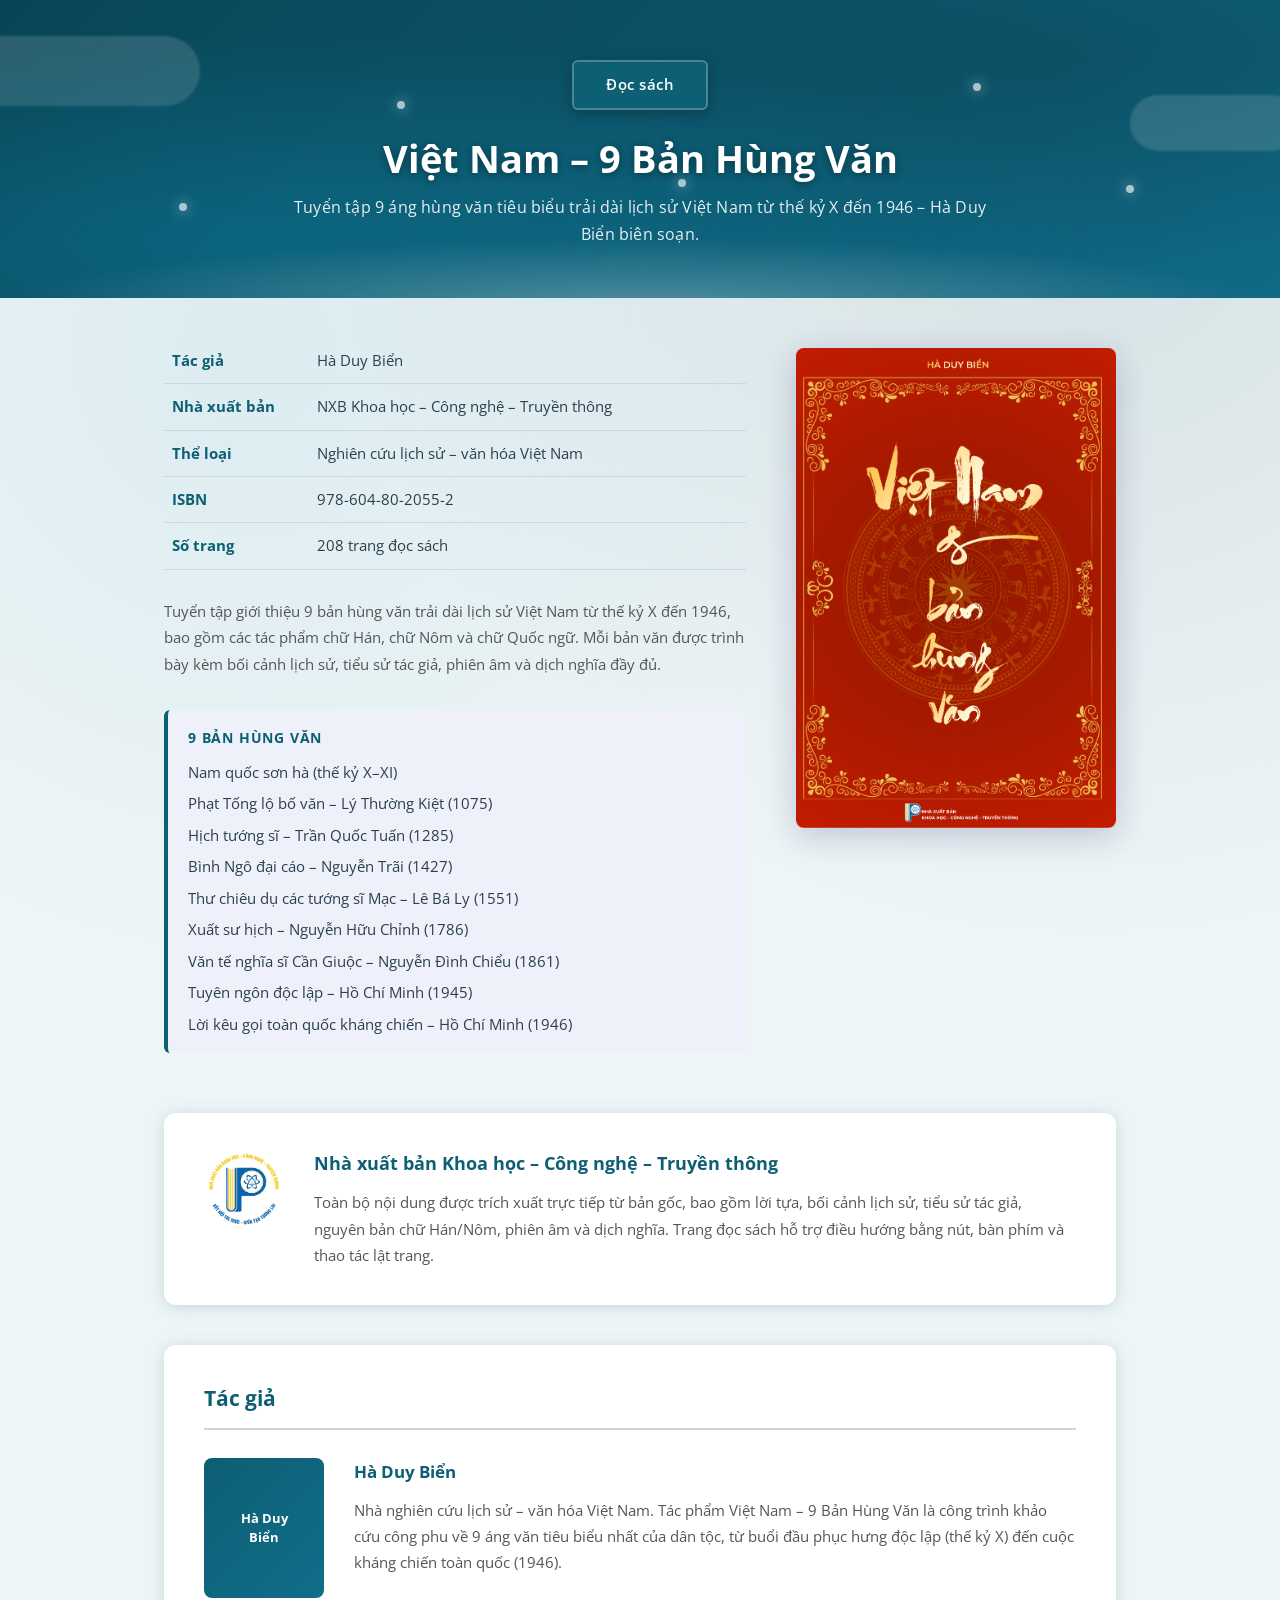
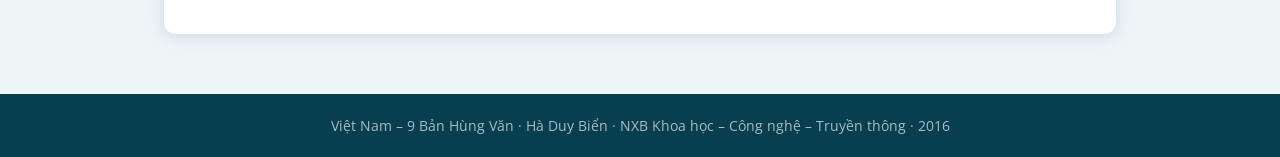
<file: index.html>
<!DOCTYPE html>
<html lang="vi">
<head>
  <meta charset="UTF-8" />
  <meta name="viewport" content="width=device-width, initial-scale=1.0" />
  <title>Việt Nam – 9 Bản Hùng Văn</title>
  <link rel="preconnect" href="https://fonts.googleapis.com" />
  <link href="https://fonts.googleapis.com/css2?family=Open+Sans:wght@400;600;700&display=swap" rel="stylesheet" />
  <link rel="stylesheet" href="style.css" />
</head>
<body>

  <!-- HERO HEADER -->
  <header class="hero">
    <div class="hero-overlay"></div>
    <div class="hero-glow" aria-hidden="true"></div>
    <div class="hero-particles" aria-hidden="true">
      <span></span><span></span><span></span><span></span><span></span>
    </div>
    <div class="hero-content">
      <a href="reader.html?file=VIET_NAM_9_ban_hung_van.json" class="btn-read">Đọc sách</a>
      <h1 class="main-title">Việt Nam – 9 Bản Hùng Văn</h1>
      <p class="hero-subtitle">Tuyển tập 9 áng hùng văn tiêu biểu trải dài lịch sử Việt Nam từ thế kỷ X đến 1946 – Hà Duy Biển biên soạn.</p>
    </div>
  </header>

  <!-- MAIN CONTENT -->
  <main class="container">

    <!-- BOOK INFO + COVER -->
    <section class="book-section reveal reveal-up">

      <div class="book-info">
        <table class="info-table">
          <tbody>
            <tr><td class="label">Tác giả</td><td>Hà Duy Biển</td></tr>
            <tr><td class="label">Nhà xuất bản</td><td>NXB Khoa học – Công nghệ – Truyền thông</td></tr>
            <tr><td class="label">Thể loại</td><td>Nghiên cứu lịch sử – văn hóa Việt Nam</td></tr>
            <tr><td class="label">ISBN</td><td>978-604-80-2055-2</td></tr>
            <tr><td class="label">Số trang</td><td>208 trang đọc sách</td></tr>
          </tbody>
        </table>

        <div class="book-desc">
          <p>
            Tuyển tập giới thiệu 9 bản hùng văn trải dài lịch sử Việt Nam từ thế kỷ X đến 1946,
            bao gồm các tác phẩm chữ Hán, chữ Nôm và chữ Quốc ngữ. Mỗi bản văn được trình bày
            kèm bối cảnh lịch sử, tiểu sử tác giả, phiên âm và dịch nghĩa đầy đủ.
          </p>
        </div>

        <div class="references">
          <h3 class="ref-title">9 bản hùng văn</h3>
          <ul class="ref-list">
            <li>Nam quốc sơn hà (thế kỷ X–XI)</li>
            <li>Phạt Tống lộ bố văn – Lý Thường Kiệt (1075)</li>
            <li>Hịch tướng sĩ – Trần Quốc Tuấn (1285)</li>
            <li>Bình Ngô đại cáo – Nguyễn Trãi (1427)</li>
            <li>Thư chiêu dụ các tướng sĩ Mạc – Lê Bá Ly (1551)</li>
            <li>Xuất sư hịch – Nguyễn Hữu Chỉnh (1786)</li>
            <li>Văn tế nghĩa sĩ Cần Giuộc – Nguyễn Đình Chiểu (1861)</li>
            <li>Tuyên ngôn độc lập – Hồ Chí Minh (1945)</li>
            <li>Lời kêu gọi toàn quốc kháng chiến – Hồ Chí Minh (1946)</li>
          </ul>
        </div>
      </div>

      <div class="book-cover">
        <img src="img/extracted/Bìa 1.png" alt="Bìa sách Việt Nam – 9 Bản Hùng Văn" />
      </div>

    </section>

    <!-- PUBLISHER SECTION -->
    <section class="publisher-section reveal reveal-up">
      <div class="publisher-info">
        <div class="publisher-logo">
          <img src="img/extracted/image.png" alt="Logo NXB" class="logo-img" />
        </div>
        <div class="publisher-text">
          <h2><a href="https://nxbkhcntt.vn/" target="_blank">Nhà xuất bản Khoa học – Công nghệ – Truyền thông</a></h2>
          <p>
            Toàn bộ nội dung được trích xuất trực tiếp từ bản gốc, bao gồm lời tựa,
            bối cảnh lịch sử, tiểu sử tác giả, nguyên bản chữ Hán/Nôm, phiên âm và dịch nghĩa.
            Trang đọc sách hỗ trợ điều hướng bằng nút, bàn phím và thao tác lật trang.
          </p>
        </div>
      </div>
    </section>

    <!-- AUTHOR SECTION -->
    <section class="author-section reveal reveal-up">
      <h2 class="section-title">Tác giả</h2>
      <div class="author-card">
        <div class="author-photo">
          <div class="photo-placeholder">
            <span>Hà Duy<br />Biển</span>
          </div>
        </div>
        <div class="author-bio">
          <h3>Hà Duy Biển</h3>
          <p>
            Nhà nghiên cứu lịch sử – văn hóa Việt Nam. Tác phẩm Việt Nam – 9 Bản Hùng Văn
            là công trình khảo cứu công phu về 9 áng văn tiêu biểu nhất của dân tộc,
            từ buổi đầu phục hưng độc lập (thế kỷ X) đến cuộc kháng chiến toàn quốc (1946).
          </p>
        </div>
      </div>
    </section>

  </main>

  <!-- FOOTER -->
  <footer class="site-footer reveal reveal-up">
    <p>Việt Nam – 9 Bản Hùng Văn · Hà Duy Biển · NXB Khoa học – Công nghệ – Truyền thông · 2016</p>
  </footer>

  <script src="script.js"></script>
</body>
</html>
</file>
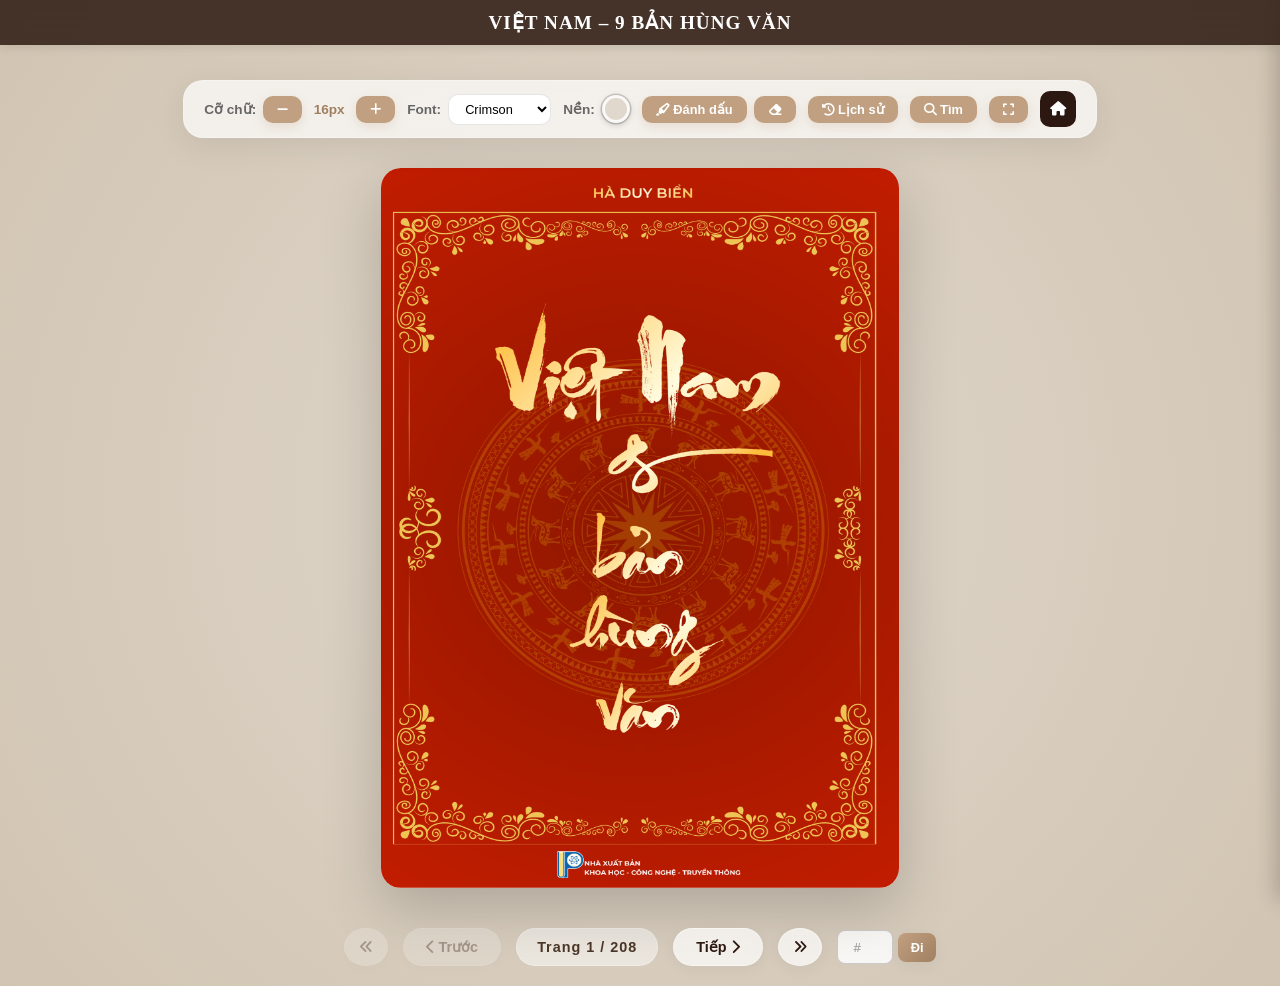
<file: reader.html>
<!DOCTYPE html>
<html lang="vi">

<head>
  <meta charset="UTF-8" />
  <meta name="viewport" content="width=device-width,initial-scale=1.0" />
  <title>Việt Nam – 9 Bản Hùng Văn – Đọc sách</title>
  <link
    href="https://fonts.googleapis.com/css2?family=Crimson+Text:ital,wght@0,400;0,600;0,700;1,400&family=Open+Sans:wght@400;600;700&display=swap"
    rel="stylesheet" />
  <link rel="stylesheet" href="https://cdnjs.cloudflare.com/ajax/libs/font-awesome/6.4.0/css/all.min.css" />
  <style>
    *,
    *::before,
    *::after {
      box-sizing: border-box;
      margin: 0;
      padding: 0
    }

    :root {
      --paper: #faf8f5;
      --text: #2c1810;
      --bg1: #e0d8cc;
      --bg2: #d1c4b2;
      --accent: #c0a080;
      --accent2: #a08060;
      --page-ratio: .72;
      --page-height: calc(100vh - 180px);
      --fs: 19px;
      --lh: 1.8;
      --ff: 'Lora', 'Crimson Text', Georgia, serif;
      --ff-hd: 'Playfair Display', serif;
    }

    @import url('https://fonts.googleapis.com/css2?family=Playfair+Display:wght@700;900&family=Lora:ital,wght@0,400;0,600;1,400&family=Montserrat:wght@400;600;700&display=swap');

    body {
      font-family: var(--ff);
      background: var(--bg1);
      background-image: radial-gradient(circle at 50% 50%, var(--bg1) 0%, var(--bg2) 100%);
      min-height: 100vh;
      display: flex;
      flex-direction: column;
      align-items: center;
      padding: 80px 10px 20px;
      color: var(--text);
      overflow-x: hidden;
      transition: all 0.5s cubic-bezier(0.4, 0, 0.2, 1);
      -webkit-font-smoothing: antialiased;
    }

    .hdr {
      position: fixed;
      top: 0;
      left: 0;
      right: 0;
      height: 45px;
      z-index: 450;
      color: #fff;
      text-align: center;
      display: flex;
      align-items: center;
      justify-content: center;
      background: rgba(44, 24, 16, 0.85);
      backdrop-filter: blur(10px);
      box-shadow: 0 2px 10px rgba(0, 0, 0, 0.1)
    }

    .hdr h1 {
      font-family: var(--ff-hd);
      font-size: 1.2rem;
      font-weight: 700;
      margin: 0;
      letter-spacing: 1px;
      text-transform: uppercase
    }

    .tb {
      background: rgba(255, 255, 255, 0.7);
      backdrop-filter: blur(12px);
      padding: 10px 20px;
      border-radius: 20px;
      margin-bottom: 30px;
      display: flex;
      flex-wrap: wrap;
      gap: 12px;
      align-items: center;
      position: relative;
      z-index: 500;
      box-shadow: 0 8px 32px rgba(0, 0, 0, 0.08);
      font-family: 'Montserrat', sans-serif;
      font-size: .85rem;
      border: 1px solid rgba(255, 255, 255, 0.3);
      width: fit-content;
      justify-content: center
    }

    .tb::-webkit-scrollbar {
      height: 6px
    }

    .tb::-webkit-scrollbar-thumb {
      background: rgba(0, 0, 0, .18);
      border-radius: 999px
    }

    .tg {
      display: flex;
      align-items: center;
      gap: 7px;
      white-space: nowrap
    }

    .tl {
      font-weight: 600;
      color: #666
    }

    .tb button {
      padding: 6px 14px;
      border: none;
      border-radius: 10px;
      cursor: pointer;
      font-size: .8rem;
      background: var(--accent);
      color: #fff;
      font-weight: 600;
      transition: all 0.3s cubic-bezier(0.4, 0, 0.2, 1);
      box-shadow: 0 4px 12px rgba(192, 160, 128, 0.25)
    }

    .tb button:hover {
      transform: translateY(-2px);
      box-shadow: 0 6px 20px rgba(192, 160, 128, 0.35);
      filter: brightness(1.1)
    }

    .tb button.on {
      background: #e74c3c;
      box-shadow: 0 4px 12px rgba(231, 76, 60, 0.25)
    }

    .tb select {
      padding: 6px 12px;
      border: 1px solid rgba(0, 0, 0, 0.1);
      border-radius: 10px;
      font-size: .8rem;
      font-family: 'Montserrat', sans-serif;
      cursor: pointer;
      background: #fff;
      outline: none
    }

    .home-a {
      width: 36px;
      height: 36px;
      border-radius: 10px;
      background: #2c1810;
      color: #fff;
      font-size: .9rem;
      text-decoration: none;
      display: inline-flex;
      align-items: center;
      justify-content: center;
      transition: all 0.3s
    }

    .home-a:hover {
      transform: translateY(-2px);
      box-shadow: 0 6px 15px rgba(0, 0, 0, 0.2)
    }

    #fsz {
      min-width: 40px;
      text-align: center;
      font-weight: 700;
      color: var(--accent2);
      font-family: 'Montserrat', sans-serif
    }

    .np {
      position: fixed;
      right: 0;
      top: 0;
      width: 290px;
      height: 100vh;
      background: #fff;
      box-shadow: -4px 0 20px rgba(0, 0, 0, .2);
      z-index: 300;
      display: flex;
      flex-direction: column;
      transform: translateX(100%);
      transition: transform .3s;
      font-family: 'Open Sans', sans-serif
    }

    .np.open {
      transform: none
    }

    .np-hdr {
      padding: 16px 18px;
      background: linear-gradient(135deg, var(--accent), var(--accent2));
      color: #fff;
      display: flex;
      justify-content: space-between;
      align-items: center
    }

    .np-hdr h3 {
      font-size: .95rem;
      font-weight: 700
    }

    .np-hdr button {
      background: none;
      border: none;
      color: #fff;
      font-size: 1.2rem;
      cursor: pointer
    }

    .np-inp {
      padding: 14px;
      border-bottom: 1px solid #eee
    }

    .np-inp textarea {
      width: 100%;
      border: 1.5px solid #ddd;
      border-radius: 8px;
      padding: 9px;
      font-family: 'Open Sans', sans-serif;
      font-size: .82rem;
      resize: vertical;
      min-height: 70px
    }

    .np-inp textarea:focus {
      outline: none;
      border-color: var(--accent)
    }

    .np-add {
      margin-top: 8px;
      width: 100%;
      padding: 8px;
      border: none;
      border-radius: 8px;
      background: linear-gradient(135deg, var(--accent), var(--accent2));
      color: #fff;
      font-weight: 700;
      cursor: pointer;
      font-size: .82rem
    }

    .np-list {
      flex: 1;
      overflow-y: auto;
      padding: 10px 14px
    }

    .ni .np-pg:hover {
      opacity: .82
    }

    .ni {
      cursor: pointer;
      transition: all 0.2s;
      border: 1px solid #e8ecff;
      border-radius: 12px;
      padding: 12px;
      margin-bottom: 12px;
      background: #f8f9ff;
      position: relative;
    }

    .ni:hover {
      background: #f0f2ff;
      transform: translateY(-2px);
      box-shadow: 0 4px 12px rgba(0, 0, 0, 0.05);
    }

    .ni.is-bookmark {
      background: #fffcf0;
      border-color: #ffe082
    }

    .ni.is-bookmark:hover {
      background: #fff8e1;
    }

    .ni.editing {
      border-color: var(--accent);
      box-shadow: 0 0 0 2px rgba(22, 163, 74, 0.15);
      background: #fff;
    }

    .ni-icon {
      font-size: 1.1rem;
      color: var(--accent)
    }

    .ni .nd {
      background: none;
      border: none;
      color: #aaa;
      cursor: pointer;
      font-size: 0.9rem;
      padding: 4px;
      transition: color 0.2s;
    }

    .ni .nd:hover {
      color: var(--accent2)
    }

    .ni .nd[title="Xóa"]:hover {
      color: #e74c3c
    }

    .nd-name {
      background: var(--accent);
      color: #fff;
      border: none;
      border-radius: 4px;
      padding: 2px 8px;
      font-size: 0.7rem;
      font-weight: 700;
      cursor: pointer;
      transition: all 0.2s;
      display: inline-flex;
      align-items: center;
      gap: 4px;
    }

    .nd-name:hover {
      filter: brightness(1.1);
      transform: scale(1.05);
    }

    .np-pg {
      display: inline-flex;
      align-items: center;
      gap: 4px;
      padding: 3px 10px;
      border-radius: 20px;
      font-size: .65rem;
      font-weight: 700;
      background: rgba(0, 0, 0, 0.05);
      color: #666;
    }

    .nn {
      color: #aaa;
      font-size: .82rem;
      text-align: center;
      padding: 18px 0
    }

    .bc {
      width: min(calc(var(--page-height) * 1.4 + 60px), 98vw);
      perspective: 1500px
    }

    .bw {
      display: flex;
      width: 100%;
      gap: 0;
      justify-content: center;
      align-items: center;
      position: relative
    }

    .bw.single .lp {
      display: none
    }

    .bw.single .rp {
      width: auto;
      margin: 0 auto;
      border-radius: 20px;
      box-shadow: 0 20px 60px rgba(0, 0, 0, 0.2)
    }

    .bw.single .rp::before {
      display: none
    }

    .bw:not(.single)::after {
      content: '';
      position: absolute;
      left: 50%;
      top: 0;
      bottom: 0;
      width: 2px;
      background: linear-gradient(to right, rgba(0, 0, 0, 0.1), rgba(0, 0, 0, 0.05) 50%, rgba(255, 255, 255, 0.1) 51%, rgba(0, 0, 0, 0.1));
      z-index: 10;
      pointer-events: none;
      transform: translateX(-50%)
    }

    .lp,
    .rp {
      background: var(--paper);
      display: flex;
      flex-direction: column;
      overflow: hidden;
      position: relative;
      border: none;
      border-radius: 4px 20px 20px 4px;
      box-shadow: 5px 10px 30px rgba(0, 0, 0, 0.15), inset 0 0 100px rgba(0, 0, 0, 0.02);
      flex: 0 0 auto;
      height: var(--page-height);
      aspect-ratio: var(--page-ratio);
      transition: all 0.6s cubic-bezier(0.23, 1, 0.32, 1);
      z-index: 5
    }

    .lp {
      border-radius: 20px 4px 4px 20px;
      box-shadow: -5px 10px 30px rgba(0, 0, 0, 0.15), inset 0 0 100px rgba(0, 0, 0, 0.02)
    }

    .lp::before {
      content: '';
      position: absolute;
      top: 0;
      bottom: 0;
      right: 0;
      width: 30px;
      background: linear-gradient(to left, rgba(0, 0, 0, 0.15), transparent);
      z-index: 2;
      pointer-events: none
    }

    .rp::before {
      content: '';
      position: absolute;
      top: 0;
      bottom: 0;
      left: 0;
      width: 30px;
      background: linear-gradient(to right, rgba(0, 0, 0, 0.15), transparent);
      z-index: 2;
      pointer-events: none
    }

    .pc {
      flex: 1;
      padding: 60px 70px 60px 80px;
      font-size: var(--fs);
      line-height: var(--lh);
      color: var(--text);
      overflow-y: auto;
      text-align: justify;
      text-justify: inter-word;
      hyphens: auto;
      user-select: none;
      -webkit-user-select: none;
      position: relative;
      scrollbar-width: none
    }

    .pc::-webkit-scrollbar {
      display: none
    }

    .rp .pc {
      padding: 60px 80px 60px 70px
    }

    body.hl .pc {
      user-select: text;
      -webkit-user-select: text;
      cursor: text
    }

    .pc p {
      margin: 0 0 1.2em;
      text-indent: 2em;
      font-weight: 400
    }

    .pc .ni2 {
      text-indent: 0
    }

    .pc .ch {
      font-family: var(--ff-hd);
      font-size: 1.35em;
      font-weight: 900;
      text-align: center;
      display: block;
      text-indent: 0;
      margin: 1em 0 1.5em;
      letter-spacing: 1px;
      color: #000;
      position: relative;
      padding-bottom: 15px
    }

    .pc .ch::after {
      content: '';
      position: absolute;
      bottom: 0;
      left: 25%;
      right: 25%;
      height: 1px;
      background: var(--accent);
      opacity: 0.3
    }

    .pc .sh {
      font-family: var(--ff-hd);
      font-size: 1.25em;
      font-weight: 700;
      text-indent: 0;
      display: block;
      margin: 1.5em 0 0.8em;
      color: var(--accent2)
    }

    .pc .dial {
      text-indent: 0;
      padding-left: 1.5em;
      font-style: italic;
      opacity: 0.9
    }

    .pc .center-p {
      text-align: center !important;
      text-indent: 0;
      margin: 1em 0
    }

    .pc .han {
      font-family: 'PMingLiU', 'MingLiU', 'SimSun', 'STSong', serif;
      text-indent: 0;
      letter-spacing: .12em;
      line-height: 1.6;
      margin: .5em 0;
      font-size: 1.15em;
      opacity: 0.85
    }

    .pc .han.center-p {
      text-align: center !important
    }

    .han-inline {
      font-family: 'PMingLiU', 'MingLiU', 'SimSun', 'STSong', serif;
      letter-spacing: .06em
    }

    .pc .poem {
      text-align: center !important;
      text-indent: 0;
      font-style: italic;
      margin: 1.5em 0;
      line-height: 1.6;
      color: var(--accent2);
      font-size: 1.05em
    }

    .pc .img-wrap {
      margin: 2em auto;
      text-align: center;
      text-indent: 0;
      display: flex;
      align-items: center;
      justify-content: center;
      position: relative
    }

    .pc .img-wrap img {
      max-width: 90%;
      width: auto;
      height: auto;
      object-fit: contain;
      border-radius: 4px;
      box-shadow: 0 15px 45px rgba(0, 0, 0, 0.12);
      border: 8px solid #fff
    }

    .pc .img-wrap.img-portrait img {
      max-width: 55%
    }

    .pc .img-caption {
      text-align: center;
      font-family: 'Montserrat', sans-serif;
      font-size: .75em;
      color: #8c7b6a;
      text-indent: 0;
      margin: -1em 0 2em;
      font-style: italic;
      line-height: 1.5;
      padding: 0 15%;
      opacity: 0.8
    }

    .pc .vid-wrap {
      margin: 2em auto;
      text-indent: 0;
      width: 100%
    }

    .pc .vid-wrap video {
      width: 100%;
      border-radius: 4px;
      box-shadow: 0 15px 45px rgba(0, 0, 0, 0.12);
      display: block
    }

    .pc .aud-wrap {
      margin: 2em auto;
      text-indent: 0;
      width: 100%
    }

    .pc .aud-wrap audio {
      width: 100%;
      border-radius: 100px;
      display: block
    }

    .pc sup.fn-ref {
      font-size: .72em;
      line-height: 0;
      vertical-align: super;
      font-weight: 700;
      color: var(--accent2)
    }

    .pc .fn-block {
      margin-top: 1.3em;
      padding-top: .9em;
      border-top: 1px solid rgba(0, 0, 0, .14);
      text-indent: 0
    }

    .pc .fn-item {
      display: flex;
      gap: .4em;
      align-items: baseline;
      margin: 0 0 .45em;
      text-indent: 0;
      font-size: calc(var(--fs) - 3px);
      line-height: 1.65
    }

    .pc .fn-num {
      flex: 0 0 auto;
      font-size: .78em;
      font-weight: 700;
      color: var(--accent2);
      vertical-align: super;
      line-height: 0;
      display: inline-block
    }

    .pc .fn-text {
      flex: 1
    }

    .pc .fn-cont {
      margin: .3em 0 0;
      text-indent: 0
    }

    .pc.cov {
      padding: 0;
      display: flex;
      align-items: center;
      justify-content: center;
      background: linear-gradient(135deg, #1e1b4b, #1a3a5f);
      overflow: hidden
    }

    .pc.cov img {
      width: 100%;
      height: 100%;
      object-fit: fill;
      display: block
    }

    .pc.info-pg {
      display: flex;
      flex-direction: column;
      padding: 60px 80px 30px;
      position: relative;
      text-align: left;
      overflow-y: auto
    }

    .info-pg-content {
      margin-top: auto;
      width: 100%
    }

    .pc.info-pg::before,
    .pc.info-pg::after,
    .pc.info-pg .corner-tl,
    .pc.info-pg .corner-tr {
      content: '';
      position: absolute;
      width: 15px;
      height: 15px;
      border-color: #ccc;
      border-style: solid;
      opacity: 0.6
    }

    .pc.info-pg .corner-tl {
      top: 40px;
      left: 40px;
      border-width: 1px 0 0 1px
    }

    .pc.info-pg .corner-tr {
      top: 40px;
      right: 40px;
      border-width: 1px 1px 0 0
    }

    .pc.info-pg::before {
      bottom: 40px;
      left: 40px;
      border-width: 0 0 1px 1px
    }

    .pc.info-pg::after {
      bottom: 40px;
      right: 40px;
      border-width: 0 1px 1px 0
    }

    .info-line {
      border: none;
      border-top: 1.5px solid #333;
      margin: 20px 0;
      width: 100%
    }

    .pc.info-pg p {
      text-indent: 0;
      margin: 0 0 0.5em;
      font-size: 0.95em;
      line-height: 1.6
    }

    .cov-ph {
      color: #fff;
      text-align: center;
      padding: 40px;
      font-family: 'Open Sans', sans-serif
    }

    .pc.inner-title {
      padding: 36px 28px;
      display: flex;
      flex-direction: column;
      align-items: center;
      justify-content: center;
      background: #fff;
      overflow-y: auto
    }

    .it-author {
      font-family: 'Open Sans', sans-serif;
      font-size: 1.05em;
      font-weight: 700;
      letter-spacing: .12em;
      text-align: center;
      text-transform: uppercase;
      color: #111
    }

    .it-img {
      flex: 1;
      display: flex;
      align-items: center;
      justify-content: center;
      padding: 18px 0;
      width: 100%
    }

    .it-img img {
      max-width: 82%;
      max-height: 100%;
      object-fit: contain
    }

    .it-pub {
      font-family: 'Open Sans', sans-serif;
      font-size: .8em;
      font-weight: 700;
      letter-spacing: .06em;
      text-align: center;
      text-transform: uppercase;
      color: #111
    }

    .cov-ph .ico {
      font-size: 4rem;
      margin-bottom: 16px
    }

    .cov-ph h2 {
      font-size: 1.3rem;
      line-height: 1.5;
      margin-bottom: 8px
    }

    .cov-ph p {
      font-size: .85rem;
      opacity: .65
    }

    .pc.toc-pg {
      text-align: left
    }

    .toc-h {
      font-size: 1.25em;
      font-weight: 700;
      text-align: center;
      display: block;
      text-indent: 0;
      margin-bottom: 1.5em;
      text-transform: uppercase;
      letter-spacing: 2px;
      color: #000;
    }

    .ti {
      display: flex;
      gap: 8px;
      align-items: baseline;
      margin: 0;
      padding: 8px 0;
      font-size: 1em;
      text-indent: 0;
      transition: background 0.2s;
    }

    .ti[onclick] {
      cursor: pointer;
    }

    .ti[onclick]:hover {
      background: rgba(0, 0, 0, 0.05);
    }

    .ti.ch-row {
      font-weight: 700;
      font-size: .95em;
      margin-top: .45em
    }

    .ti.l2 {
      padding-left: 14px
    }

    .ti.l3 {
      padding-left: 28px
    }

    .td {
      flex: 1;
      border-bottom: 1.5px dotted #999;
      margin: 0 6px;
      transform: translateY(-4px)
    }

    .tp {
      flex-shrink: 0;
      font-size: 1em;
      font-weight: 500;
      color: #555;
    }

    .pn {
      text-align: center;
      font-family: 'Open Sans', sans-serif;
      font-size: .72rem;
      color: #aaa;
      padding: 8px;
      letter-spacing: .5px
    }

    .pn:empty {
      display: none
    }

    .lp .pn {
      text-align: left;
      padding-left: 58px
    }

    .rp .pn {
      text-align: right;
      padding-right: 58px
    }

    mark.hl {
      background: linear-gradient(120deg, #ffd700, #ffec6e);
      border-radius: 2px;
      padding: 0 1px
    }

    .fn-highlight {
      background: rgba(255, 235, 59, 0.5);
      transition: background 1.5s ease;
      border-radius: 4px;
      padding: 2px 4px;
    }

    .fn-ref {
      cursor: pointer;
      transition: color 0.2s;
    }

    .fn-ref:hover {
      color: #e67e00;
      text-decoration: underline;
    }

    .ctrl {
      display: flex;
      align-items: center;
      gap: 15px;
      margin-top: 40px;
      flex-wrap: wrap;
      justify-content: center;
      font-family: 'Montserrat', sans-serif
    }

    .ctrl button {
      padding: 10px 22px;
      border: none;
      border-radius: 12px;
      cursor: pointer;
      background: rgba(255, 255, 255, 0.7);
      backdrop-filter: blur(10px);
      color: #2c1810;
      font-weight: 700;
      font-size: .9rem;
      transition: all 0.3s cubic-bezier(0.4, 0, 0.2, 1);
      border: 1px solid rgba(255, 255, 255, 0.4);
      box-shadow: 0 4px 15px rgba(0, 0, 0, 0.05)
    }

    .ctrl button:hover:not(:disabled) {
      background: #2c1810;
      color: #fff;
      transform: translateY(-3px);
      box-shadow: 0 8px 25px rgba(0, 0, 0, 0.1)
    }

    .ctrl button:disabled {
      opacity: .3;
      cursor: not-allowed
    }

    .ctrl .ic {
      padding: 10px 14px;
      border-radius: 50%
    }

    #bp,
    #bn {
      border-radius: 100px
    }

    .pi {
      color: #4a3728;
      font-size: .9rem;
      background: rgba(255, 255, 255, 0.5);
      padding: 10px 20px;
      border-radius: 100px;
      white-space: nowrap;
      border: 1px solid rgba(255, 255, 255, 0.3);
      font-weight: 600;
      letter-spacing: 1px
    }

    .pj {
      display: flex;
      gap: 5px;
      align-items: center
    }

    .pj input {
      width: 56px;
      padding: 7px 8px;
      border: 1px solid rgba(0, 0, 0, .18);
      border-radius: 8px;
      background: rgba(255, 255, 255, .85);
      color: #203041;
      font-size: .82rem;
      text-align: center;
      font-family: 'Open Sans', sans-serif
    }

    .pj input::placeholder {
      color: rgba(0, 0, 0, .35)
    }

    .pj input:focus {
      outline: none;
      border-color: rgba(20, 146, 74, .6)
    }

    .pj button {
      padding: 7px 13px;
      border: none;
      border-radius: 8px;
      background: linear-gradient(135deg, var(--accent), var(--accent2));
      color: #fff;
      font-weight: 700;
      font-size: .8rem;
      cursor: pointer
    }

    @media(max-width:1200px) {
      :root {
        --page-height: calc(100vh - 200px)
      }

      .bc {
        width: min(calc((100vh - 200px) * 1.34 + 44px), 98vw)
      }

      .bw {
        gap: 16px
      }

      .pc {
        padding: 40px 42px 40px 48px
      }

      .rp .pc {
        padding: 40px 48px 40px 42px
      }

      .lp .pn {
        text-align: left;
        padding-left: 42px
      }

      .rp .pn {
        text-align: right;
        padding-right: 42px
      }
    }

    @media(max-width:960px) {
      :root {
        --page-height: calc(100vh - 200px)
      }

      body {
        padding: 68px 8px 8px
      }

      .tb {
        width: min(100%, 98vw);
        padding: 8px 10px;
        gap: 6px
      }

      .tg {
        gap: 6px
      }

      .tb button,
      .home-a,
      .tb select {
        font-size: .76rem
      }

      .ctrl {
        width: min(98vw, 860px);
        gap: 8px
      }
    }

    @media(max-width:860px) {
      :root {
        --page-height: calc(100vh - 180px)
      }

      body {
        padding: 60px 6px 8px
      }

      .hdr {
        height: 34px
      }

      .hdr h1 {
        font-size: .92rem
      }

      .tb {
        position: sticky;
        top: 40px;
        z-index: 220;
        justify-content: flex-start;
        flex-wrap: nowrap;
        overflow-x: auto;
        overflow-y: hidden;
        padding: 10px 10px 12px;
        border-radius: 12px
      }

      .tg,
      .home-a {
        flex: 0 0 auto
      }

      .bw {
        flex-direction: column
      }

      .lp,
      .rp {
        width: 100% !important;
        height: auto;
        aspect-ratio: var(--page-ratio)
      }

      .lp {
        border-bottom: 1px solid rgba(0, 0, 0, .07)
      }

      .pc,
      .rp .pc {
        padding: 28px 20px !important
      }

      .lp .pn,
      .rp .pn {
        padding-left: 20px;
        padding-right: 20px
      }

      .np {
        width: min(360px, 100vw)
      }

      .ctrl {
        width: 100%;
        gap: 8px;
        padding: 0 4px
      }

      .pi {
        width: 100%;
        text-align: center
      }
    }

    @media(max-width:540px) {
      :root {
        --page-height: calc(100vh - 160px)
      }

      body {
        padding: 54px 4px 8px
      }

      .tb {
        top: 38px;
        width: calc(100vw - 8px);
        padding: 8px 8px 10px;
        font-size: .74rem
      }

      .tb button,
      .home-a {
        padding: 5px 10px
      }

      .tb select {
        min-width: 88px;
        padding: 5px 7px
      }

      .pc,
      .rp .pc {
        padding: 20px 16px !important;
        font-size: calc(var(--fs) - 1px)
      }

      .pc .img-wrap {
        max-height: 220px
      }

      .ctrl {
        margin-top: 18px;
        gap: 6px
      }

      .ctrl button {
        padding: 7px 10px;
        font-size: .76rem
      }

      .ctrl .ic {
        padding: 7px 10px
      }

      .pj {
        width: 100%;
        justify-content: center
      }

      .pj input {
        width: 68px
      }

      .np {
        width: 100vw
      }
    }

    @media(max-width:600px) {
      .srch-wrap {
        width: calc(100vw - 20px);
        min-width: 0;
        padding: 8px;
        top: 85px
      }

      .srch-inner {
        gap: 6px
      }

      .srch-inp {
        padding: 6px 10px;
        font-size: .82rem
      }

      .srch-info {
        font-size: .7rem;
        min-width: 50px;
        padding: 3px 6px
      }

      .srch-btn,
      .srch-close {
        width: 30px;
        height: 30px;
        font-size: .8rem
      }
    }

    /* ===== SEARCH BAR ===== */
    .srch-wrap {
      position: fixed;
      top: 45px;
      left: 50%;
      transform: translateX(-50%) translateY(-150%);
      z-index: 600;
      display: flex;
      justify-content: center;
      align-items: center;
      padding: 4px 12px;
      background: rgba(255, 255, 255, 0.9);
      box-shadow: 0 8px 30px rgba(0, 0, 0, 0.12);
      border: 1px solid rgba(0, 0, 0, 0.05);
      border-radius: 0 0 16px 16px;
      transition: all .3s cubic-bezier(.34, 1.56, .64, 1);
      backdrop-filter: blur(15px);
      width: fit-content;
      min-width: 450px;
      height: 40px;
      opacity: 0;
      pointer-events: none;
      visibility: hidden
    }

    .srch-wrap.open {
      transform: translateX(-50%) translateY(0);
      opacity: 1;
      pointer-events: auto;
      visibility: visible
    }

    .srch-inner {
      display: flex;
      align-items: center;
      gap: 8px;
      width: 100%
    }

    .srch-inp {
      flex: 1;
      padding: 4px 12px;
      border: 1px solid rgba(0, 0, 0, 0.08);
      border-radius: 8px;
      font-family: 'Open Sans', sans-serif;
      font-size: .85rem;
      outline: none;
      transition: all .2s;
      background: rgba(255, 255, 255, 0.95);
      color: #1f2a38;
      height: 30px
    }

    .srch-inp:focus {
      border-color: var(--accent);
      background: #fff
    }

    .srch-inp::placeholder {
      color: #ccc
    }

    .srch-info {
      font-family: 'Montserrat', sans-serif;
      font-size: .7rem;
      color: var(--accent2);
      white-space: nowrap;
      min-width: 60px;
      text-align: center;
      font-weight: 700;
      background: rgba(0, 0, 0, 0.04);
      padding: 2px 6px;
      border-radius: 4px
    }

    .srch-btn {
      width: 28px;
      height: 28px;
      border: none;
      border-radius: 6px;
      cursor: pointer;
      background: var(--accent);
      color: #fff;
      font-size: .8rem;
      transition: all .2s;
      display: flex;
      align-items: center;
      justify-content: center
    }

    .srch-btn:hover {
      background: var(--accent2);
      transform: scale(1.05)
    }

    .srch-btn:disabled {
      opacity: .3;
      cursor: not-allowed;
      transform: none
    }

    .srch-close {
      width: 28px;
      height: 28px;
      border: none;
      border-radius: 6px;
      cursor: pointer;
      background: #f0f0f0;
      color: #666;
      font-size: .85rem;
      transition: all .2s;
      display: flex;
      align-items: center;
      justify-content: center
    }

    .srch-close:hover {
      background: #e5e5e5;
      color: #333
    }

    mark.srch {
      background: linear-gradient(120deg, #ffd700, #ffec6e);
      border-radius: 2px;
      padding: 0 1px;
      outline: 2px solid transparent;
      transition: outline .15s;
      display: inline
    }

    mark.srch.current {
      outline: 2px solid #e67e00;
      background: linear-gradient(120deg, #ff8c00, #ffd040);
      display: inline
    }

    /* ===== COLOR PICKER ===== */
    .cp-wrap {
      position: relative;
      display: inline-flex;
      align-items: center;
      gap: 6px
    }

    .cp-swatch {
      width: 28px;
      height: 28px;
      border-radius: 50%;
      border: 3px solid rgba(255, 255, 255, .85);
      box-shadow: 0 0 0 1.5px rgba(0, 0, 0, .18), 0 2px 6px rgba(0, 0, 0, .18);
      cursor: pointer;
      transition: transform .18s, box-shadow .18s;
      flex-shrink: 0;
      background: #cdcdcd;
      position: relative
    }

    .cp-swatch:hover {
      transform: scale(1.13);
      box-shadow: 0 0 0 2px rgba(0, 0, 0, .25), 0 4px 12px rgba(0, 0, 0, .22)
    }

    .cp-swatch:active {
      transform: scale(.97)
    }

    .cp-panel {
      position: absolute;
      top: calc(100% + 10px);
      left: 50%;
      transform: translateX(-50%);
      background: #fff;
      border-radius: 16px;
      padding: 14px 14px 12px;
      box-shadow: 0 8px 32px rgba(0, 0, 0, .22), 0 2px 8px rgba(0, 0, 0, .10);
      z-index: 999;
      display: none;
      min-width: 196px;
      border: 1px solid rgba(0, 0, 0, .07);
      animation: cpFadeIn .17s ease
    }

    .cp-panel.open {
      display: block
    }

    @keyframes cpFadeIn {
      from {
        opacity: 0;
        transform: translateX(-50%) translateY(-6px)
      }

      to {
        opacity: 1;
        transform: translateX(-50%) translateY(0)
      }
    }

    .cp-panel-title {
      font-size: .68rem;
      font-weight: 700;
      color: #aaa;
      letter-spacing: .06em;
      text-transform: uppercase;
      margin-bottom: 9px;
      font-family: 'Open Sans', sans-serif;
      text-align: center
    }

    .cp-grid {
      display: grid;
      grid-template-columns: repeat(6, 1fr);
      gap: 6px;
      margin-bottom: 8px
    }

    .cp-color {
      width: 26px;
      height: 26px;
      border-radius: 50%;
      border: 2px solid transparent;
      cursor: pointer;
      transition: transform .15s, border-color .15s, box-shadow .15s;
      box-shadow: 0 1px 3px rgba(0, 0, 0, .15);
      position: relative
    }

    .cp-color:hover {
      transform: scale(1.18);
      box-shadow: 0 3px 10px rgba(0, 0, 0, .22)
    }

    .cp-color.active {
      border-color: #16a34a;
      box-shadow: 0 0 0 2px #fff, 0 0 0 4px #16a34a
    }

    .cp-sep {
      border: none;
      border-top: 1px solid #eee;
      margin: 8px 0
    }

    .cp-custom-row {
      display: flex;
      align-items: center;
      gap: 7px;
      margin-top: 4px
    }

    .cp-custom-label {
      font-size: .7rem;
      color: #888;
      font-family: 'Open Sans', sans-serif;
      white-space: nowrap
    }

    .cp-custom-inp {
      width: 32px;
      height: 32px;
      border: none;
      border-radius: 8px;
      cursor: pointer;
      padding: 0;
      background: none;
      overflow: hidden
    }

    .cp-custom-inp::-webkit-color-swatch-wrapper {
      padding: 0
    }

    .cp-custom-inp::-webkit-color-swatch {
      border: none;
      border-radius: 6px
    }
  </style>
</head>

<body>
  <div class="hdr">
    <h1>Việt Nam – 9 Bản Hùng Văn</h1>
  </div>
  <div class="tb">
    <div class="tg">
      <span class="tl">Cỡ chữ:</span>
      <button onclick="chFS(-1)"><i class="fas fa-minus"></i></button>
      <span id="fsz">16px</span>
      <button onclick="chFS(1)"><i class="fas fa-plus"></i></button>
    </div>
    <div class="tg">
      <span class="tl">Font:</span>
      <select id="fsel" onchange="chFont(this.value)">
        <option value="'Crimson Text',Georgia,serif">Crimson</option>
        <option value="Georgia,serif">Georgia</option>
        <option value="'Times New Roman',serif">Times NR</option>
        <option value="Arial,sans-serif">Arial</option>
      </select>
    </div>
    <div class="tg">
      <span class="tl">Nền:</span>
      <div class="cp-wrap" id="cpWrap">
        <div class="cp-swatch" id="cpSwatch" title="Đổi màu nền" onclick="toggleCP(event)"></div>
        <div class="cp-panel" id="cpPanel">
          <div class="cp-panel-title">Chọn màu nền</div>
          <div class="cp-grid" id="cpGrid"></div>
          <hr class="cp-sep">
          <div class="cp-custom-row">
            <span class="cp-custom-label">Tùy chỉnh:</span>
            <input type="color" class="cp-custom-inp" id="cpCustom" title="Chọn màu tùy ý">
          </div>
        </div>
      </div>
    </div>
    <div class="tg">
      <button id="hlb" onclick="togHL()"><i class="fas fa-highlighter"></i> Đánh dấu</button>
      <button onclick="clearHL()" title="Xóa đánh dấu"><i class="fas fa-eraser"></i></button>
    </div>
    <div class="tg">
      <button onclick="togNotes()"><i class="fas fa-history"></i> Lịch sử</button>
    </div>
    <div class="tg">
      <button onclick="togSearch()" id="srchBtn" title="Tìm kiếm"><i class="fas fa-search"></i> Tìm</button>
    </div>
    <div class="tg">
      <button onclick="togFS()" id="fsb"><i class="fas fa-expand"></i></button>
    </div>
    <a href="index.html" class="home-a" title="Trang chủ"><i class="fas fa-home"></i></a>
  </div>
  <!-- SEARCH BAR -->
  <div class="srch-wrap" id="srchWrap">
    <div class="srch-inner">
      <input class="srch-inp" id="srchInp" type="search" placeholder="Nhập từ cần tìm..." autocomplete="off"
        oninput="onSrchInput()" onkeydown="onSrchKey(event)" />
      <span class="srch-info" id="srchInfo"></span>
      <button class="srch-btn" id="srchPrev" onclick="srchNav(-1)" title="Kết quả trước" disabled><i
          class="fas fa-chevron-up"></i></button>
      <button class="srch-btn" id="srchNext" onclick="srchNav(1)" title="Kết quả tiếp" disabled><i
          class="fas fa-chevron-down"></i></button>
      <button class="srch-close" onclick="closeSearch()" title="Đóng"><i class="fas fa-times"></i></button>
    </div>
  </div>
  <div class="np" id="np">
    <div class="np-hdr">
      <h3><i class="fas fa-history"></i> Lịch sử & Ghi chú</h3>
      <button onclick="togNotes()"><i class="fas fa-times"></i></button>
    </div>
    <div class="np-inp">
      <input type="text" id="nt-title" placeholder="Tiêu đề (không bắt buộc)..."
        style="width:100%;margin-bottom:8px;padding:8px;border:1.5px solid #ddd;border-radius:8px;font-size:0.85rem;font-weight:600;outline:none;" />
      <textarea id="nti" placeholder="Nhập ghi chú..."></textarea>
      <div style="display:flex;gap:8px;">
        <button id="nab" class="np-add" onclick="addNote()" style="flex:1;"><i class="fas fa-plus"></i> Thêm</button>
        <button id="ncb" class="np-add" onclick="cancelEdit()" style="flex:0 0 auto;background:#999;display:none;"
          title="Hủy sửa"><i class="fas fa-times"></i></button>
      </div>
    </div>
    <div class="np-list" id="nl">
      <p class="nn">Chưa có ghi chú nào.</p>
    </div>
  </div>
  <div class="bc">
    <div class="bw" id="bw">
      <div class="lp" id="lp">
        <div class="pc" id="cl"></div>
        <div class="pn" id="nl2"></div>
      </div>
      <div class="rp" id="rp">
        <div class="pc" id="cr"></div>
        <div class="pn" id="nr"></div>
      </div>
    </div>
  </div>
  <div class="ctrl">
    <button class="ic" id="b1" onclick="goFirst()" title="Đầu"><i class="fas fa-angle-double-left"></i></button>
    <button id="bp" onclick="prev()"><i class="fas fa-chevron-left"></i> Trước</button>
    <span class="pi">Trang <span id="cp">—</span> / <span id="tp">—</span></span>
    <button id="bn" onclick="next()">Tiếp <i class="fas fa-chevron-right"></i></button>
    <button class="ic" id="bl" onclick="goLast()" title="Cuối"><i class="fas fa-angle-double-right"></i></button>
    <div class="pj">
      <input type="number" id="ji" min="1" placeholder="#" onkeydown="if(event.key==='Enter')jump()" />
      <button onclick="jump()">Đi</button>
    </div>
  </div>
  <script id="bookConfig" type="application/json">
{
  "defaultFile": "VIET_NAM_9_ban_hung_van.json"
}
</script>
  <script>
    let pages = [], spread = 0, total = 0, fs = 16;
    let spreadStarts = [];
    let data = { source_file: '', pages: [] };
    const SK = 'fb:';
    initReader();
    async function initReader() {
      try {
        data = await loadBookData();
        pages = data.pages || [];
        total = pages.length;
        calculateSpreads();
        document.getElementById('tp').textContent = total;
        restoreSettings();
        restoreNotes();
        bindKeys();
        if (!total) {
          showLoadError('Không có dữ liệu trang trong file JSON.');
          return;
        }
        render(0);
      } catch (err) {
        showLoadError(err && err.message ? err.message : 'Không thể tải dữ liệu sách.');
      }
    }
    async function loadBookData() {
      const configRaw = document.getElementById('bookConfig')?.textContent || '{}';
      let config = {};
      try { config = JSON.parse(configRaw); } catch (_) { config = {}; }
      const qs = new URLSearchParams(window.location.search);
      const jsonFile = (qs.get('file') || config.defaultFile || '').trim();
      if (!jsonFile) throw new Error('Chưa cấu hình file JSON.');

      // Thử fetch (khi chạy qua HTTP server)
      try {
        const response = await fetch(jsonFile, { cache: 'no-store' });
        if (response.ok) {
          const book = await response.json();
          if (book && Array.isArray(book.pages)) return book;
        }
      } catch (_) { }

      // Fallback: load script .js (khi mở file:// trực tiếp)
      window.__BOOK_DATA__ = null;
      const jsFile = jsonFile.replace(/\.json$/i, '.js');
      await new Promise((resolve, reject) => {
        const s = document.createElement('script');
        s.src = jsFile;
        s.onload = resolve;
        s.onerror = () => reject(new Error('Không tải được file dữ liệu: ' + jsFile));
        document.head.appendChild(s);
      });
      const book = window.__BOOK_DATA__;
      if (!book || !Array.isArray(book.pages)) throw new Error('Dữ liệu sách không đúng định dạng.');
      return book;
    }
    function showLoadError(msg) {
      const fullMsg = `${msg} Vui lòng chạy bằng HTTP server và kiểm tra tên file JSON.`;
      document.getElementById('cl').innerHTML = `<p class="ni2">${escH(fullMsg)}</p>`;
      document.getElementById('cr').innerHTML = '';
      document.getElementById('nl2').textContent = '';
      document.getElementById('nr').textContent = '';
      document.getElementById('cp').textContent = '0';
      document.getElementById('tp').textContent = '0';
      ['b1', 'bp', 'bn', 'bl'].forEach(id => { document.getElementById(id).disabled = true; });
    }
    function render(s) {
      spread = Math.max(0, Math.min(s, total - 1));
      // Ensure we always land on a valid spread start
      const validS = spreadStarts.includes(spread) ? spread : (spreadStarts.filter(x => x <= spread).pop() || 0);
      spread = validS;

      const leftPage = pages[spread] || null;
      const rightPage = pages[spread + 1] || null;
      const bw = document.getElementById('bw');

      const isSinglePage = isSingle(spread);
      const isRightSingle = rightPage && isSingle(spread + 1);
      const single = isSinglePage || !rightPage || isRightSingle;

      bw.classList.toggle('single', single);
      bw.classList.toggle('cover-single', isSinglePage);
      if (single) {
        renderPage('cl', 'nl2', null, -1);
        renderPage('cr', 'nr', leftPage, spread);
      } else {
        renderPage('cl', 'nl2', leftPage, spread);
        renderPage('cr', 'nr', rightPage, spread + 1);
      }

      let pageText = '';
      if (single) {
        pageText = (leftPage && leftPage.page > 0) ? leftPage.page : (spread + 1);
      } else {
        const lpNum = (leftPage && leftPage.page > 0) ? leftPage.page : (spread + 1);
        const rpNum = (rightPage && rightPage.page > 0) ? rightPage.page : (spread + 2);
        pageText = `${lpNum}–${rpNum}`;
      }
      document.getElementById('cp').textContent = pageText;
      updBtns();
    }
    function renderPage(contentId, numberId, pageData, pageIdx) {
      const contentEl = document.getElementById(contentId);
      const numberEl = document.getElementById(numberId);
      contentEl.className = 'pc';
      contentEl.innerHTML = '';
      contentEl.onmouseup = null;
      contentEl.dataset.pageIdx = (pageIdx !== undefined) ? String(pageIdx) : '-1';
      numberEl.textContent = '';
      if (!pageData) return;
      if (isCov(pageData) || isBack(pageData)) {
        contentEl.classList.add('cov');
        contentEl.innerHTML = pageHtml(pageData);
        return;
      }
      if (isInnerTitle(pageData)) {
        contentEl.classList.add('inner-title');
        contentEl.innerHTML = pageHtml(pageData);
        if (pageData.page > 0) numberEl.textContent = pageData.page;
        return;
      }
      if (isInfo(pageData)) {
        contentEl.classList.add('info-pg');
        contentEl.innerHTML = '<div class="corner-tl"></div><div class="corner-tr"></div>' + pageHtml(pageData);
        if (pageData.page > 0) numberEl.textContent = pageData.page;
        return;
      }
      const rawContent = pageData.content || '';
      if (rawContent.includes('MỤC LỤC')) contentEl.classList.add('toc-pg');
      const _inlineFns = extractInlineFns(rawContent);
      contentEl.innerHTML = pageHtml(pageData, _inlineFns) + footnotesHtml(pageData, _inlineFns);
      if (pageData.page > 0) numberEl.textContent = pageData.page;
      contentEl.onmouseup = onHL;
      if (pageIdx >= 0) restoreHL(pageIdx, contentEl);
    }
    function pageHtml(pageData) {
      if (!pageData) return '';
      if (isCov(pageData) || isBack(pageData)) {
        const img = resolveAssetPath(pageData.page_image || (pageData.image && pageData.image[0]), pageData);
        if (img) {
          return `<img src="${escH(img)}" alt="Bìa sách" loading="eager"/>`;
        }
        return `<div class="cov-ph"><div class="ico">📖</div><p>${isBack(pageData) ? 'Hết sách' : 'Bìa sách'}</p></div>`;
      }
      if (isInnerTitle(pageData)) {
        const img = resolveAssetPath(pageData.page_image, pageData);
        const imgTag = img ? `<img src="${escH(img)}" alt="Việt Nam – 9 Bản Hùng Văn" loading="eager"/>` : '';
        return `<div class="it-author">Hà Duy Biển</div><div class="it-img">${imgTag}</div><div class="it-pub">Nhà xuất bản Khoa học – Công nghệ – Truyền thông</div>`;
      }
      if (isInfo(pageData)) {
        const content = (pageData.content || '').replace('[INFO_PAGE]', '').trim();
        return `<div class="info-pg-content">${textHtml(content)}</div>`;
      }
      const rawContent = pageData.content || '';
      if (rawContent.includes('MỤC LỤC')) return tocHtml(rawContent);
      // strip inline footnote definition lines so they don't render as body text
      const inlineFns = arguments[1] || extractInlineFns(rawContent);
      const content = rawContent.split('\n').filter(line => {
        const m = line.trim().match(/^\[\^([\dIVXivx]+)\]\s+/);
        return !m;
      }).join('\n');
      return textHtml(content);
    }
    function tocHtml(content) {
      const lines = content.split('\n').map(line => line.trim()).filter(Boolean);
      let html = '';
      for (let line of lines) {
        // Strip [CENTER] prefix and ** bold markers for TOC rendering
        if (line.startsWith('[CENTER]')) line = line.slice(8).trim();
        line = line.replace(/\*\*([^*]+)\*\*/g, '$1');
        if (/^MỤC LỤC$/i.test(line)) {
          html += '<span class="toc-h">MỤC LỤC</span>';
          continue;
        }
        const tabIndex = line.indexOf('\t');
        if (tabIndex > -1) {
          const text = escH(line.slice(0, tabIndex).trim());
          const pageStr = line.slice(tabIndex + 1).trim();
          const pageVal = parseInt(pageStr);
          const cls = /^chương/i.test(text) ? 'ch-row' : /^\d+\.\d+/.test(text) ? 'l2' : '';
          const onclick = !isNaN(pageVal) ? `onclick="jump(${pageVal})"` : '';
          html += `<div class="ti ${cls}" ${onclick}><span>${text}</span><span class="td"></span><span class="tp">${pageStr}</span></div>`;
        } else {
          html += `<div class="ti">${escH(line)}</div>`;
        }
      }
      return `<div class="toc-pg">${html}</div>`;
    }
    function textHtml(content) {
      const lines = content.split('\n');
      let html = '';
      for (const raw of lines) {
        let line = raw.trim();
        if (!line) continue;
        // Check for [POEM] / [CENTER] prefix
        let isCenter = false, isPoem = false, isRight = false;
        if (line.startsWith('[POEM]')) { isPoem = true; line = line.slice(6).trim(); }
        if (line.startsWith('[CENTER]')) { isCenter = true; line = line.slice(8).trim(); }
        if (line.startsWith('[RIGHT]')) { isRight = true; line = line.slice(7).trim(); }
        if (line === '[HR]') {
          html += `<div class="info-line"></div>`;
          continue;
        }
        if (line.includes('Email:') && (line.includes('Điện thoại:') || line.includes('Địa chỉ:'))) {
          const parts = line.split('Email:');
          const left = renderInlineText(parts[0].trim());
          const right = renderInlineText('Email: ' + parts[1].trim());
          html += `<div style="display:flex; justify-content: space-between; gap: 20px; text-align: left;"><p style="text-indent:0;">${left}</p><p style="text-indent:0;">${right}</p></div>`;
          continue;
        }
        const imageMatch = line.match(/^\[\[IMAGE:(.+?)\]\]$/);
        if (imageMatch) {
          const src = escH(resolveAssetPath(imageMatch[1].trim()));
          html += `<div class="img-wrap ni2"><img src="${src}" alt="Ảnh minh họa" loading="lazy"/></div>`;
          continue;
        }
        const imagePortraitMatch = line.match(/^\[\[IMAGE-P:(.+?)\]\]$/);
        if (imagePortraitMatch) {
          const src = escH(resolveAssetPath(imagePortraitMatch[1].trim()));
          html += `<div class="img-wrap img-portrait ni2"><img src="${src}" alt="Ảnh minh họa" loading="lazy"/></div>`;
          continue;
        }
        const captionMatch = line.match(/^\[\[CAPTION:(.+?)\]\]$/);
        if (captionMatch) {
          html += `<p class="img-caption">${escH(captionMatch[1])}</p>`;
          continue;
        }
        const videoMatch = line.match(/^\[\[VIDEO:(.+?)\]\]$/);
        if (videoMatch) {
          const src = escH(resolveAssetPath(videoMatch[1].trim()));
          html += `<div class="vid-wrap ni2"><video controls preload="metadata"><source src="${src}" type="video/mp4"></video></div>`;
          continue;
        }
        const audioMatch = line.match(/^\[\[AUDIO:(.+?)\]\]$/);
        if (audioMatch) {
          const src = escH(resolveAssetPath(audioMatch[1].trim()));
          html += `<div class="aud-wrap ni2"><audio controls preload="metadata"><source src="${src}" type="audio/mpeg"></audio></div>`;
          continue;
        }
        // Detect Chinese/CJK characters — only treat as a Chinese paragraph if
        // the majority of characters are CJK (pure Chinese block, not inline snippets)
        const cjkCount = (line.match(/[\u4e00-\u9fff\u3400-\u4dbf]/g) || []).length;
        const latinCount = (line.match(/[a-zA-Z\u00C0-\u024F]/g) || []).length;
        const hasCJK = cjkCount > 0;
        const isPureCJK = cjkCount > 0 && cjkCount > latinCount;
        const isHeader = isChHd(line);
        const inlineHtml = renderInlineText(line, isHeader);
        if (isPoem) {
          html += `<p class="poem">${inlineHtml}</p>`;
          continue;
        }
        if (isCenter) {
          if (isHeader) {
            html += `<span class="ch">${inlineHtml}</span>`;
          } else if (isPureCJK) {
            html += `<p class="han center-p">${inlineHtml}</p>`;
          } else {
            html += `<p class="center-p ni2">${inlineHtml}</p>`;
          }
          continue;
        }
        if (isRight) {
          html += `<p style="text-align: right; text-indent: 0;">${inlineHtml}</p>`;
          continue;
        }
        if (isHeader) { html += `<span class="ch">${inlineHtml}</span>`; continue; }
        if (/^\d+(\.\d+)*\.?\s+\S/.test(line) && line.length < 100) { html += `<p class="sh ni2">${inlineHtml}</p>`; continue; }
        if (/^[-–—]/.test(line)) { html += `<p class="dial ni2">${inlineHtml}</p>`; continue; }
        if (isPureCJK) { html += `<p class="han">${inlineHtml}</p>`; continue; }
        html += `<p>${inlineHtml}</p>`;
      }
      return html;
    }

    function renderInlineText(text, isHeader = false) {
      let s = escH(text);
      if (!isHeader) {
        const titles = [
          'Lời tựa',
          'Nam quốc sơn hà',
          'Phạt Tống lộ bố văn',
          'Dụ chư tỳ tướng hịch văn',
          'Bình Ngô đại cáo',
          'Thư chiêu dụ các tướng sĩ Mạc',
          'Xuất sư hịch',
          'Tế Cần Giuộc sĩ dân trận vong văn',
          'Tuyên ngôn Độc lập',
          'Lời kêu gọi toàn quốc kháng chiến'
        ];
        titles.forEach(t => {
          const escapedT = escH(t);
          const regex = new RegExp(`(${escapedT})`, 'gi');
          s = s.replace(regex, '<em>$1</em>');
        });
      }
      // Footnote refs
      s = s.replace(/\[\^([IVXivx\d]+)\]/g, '<sup class="fn-ref">($1)</sup>');
      // Bold markers **...**
      s = s.replace(/\*\*([^*]+)\*\*/g, '<strong>$1</strong>');
      // Wrap inline CJK sequences with han-inline so they render with Chinese font
      s = s.replace(/([\u4e00-\u9fff\u3400-\u4dbf][\u4e00-\u9fff\u3400-\u4dbf\s\u3001-\u303f\uff00-\uffef]*)/g,
        '<span class="han-inline">$1</span>');
      return s;
    }

    function resolveAssetPath(src, pageData) {
      const raw = String(src || '').trim();
      const selected = pickCoverFallback(raw, pageData) || raw;
      if (!selected) return '';
      return selected
        .split('/')
        .map(part => encodeURIComponent(part))
        .join('/')
        .replace(/%3A/gi, ':');
    }

    function pickCoverFallback(src, pageData) {
      if (!pageData || (!isCov(pageData) && !isBack(pageData))) return '';
      const normalized = String(src || '').trim().toLowerCase();
      if (!normalized || normalized === 'img/front.png' || normalized === 'img/back.png') {
        return 'bìa sách.png';
      }
      return '';
    }

    function extractInlineFns(content) {
      const result = [];
      for (const line of content.split('\n')) {
        const m = line.trim().match(/^\[\^([\dIVXivx]+)\]\s+(.*)/);
        if (m) result.push({ id: m[1], text: m[2] });
      }
      return result;
    }
    function footnotesHtml(pageData, extraFns) {
      const arrFns = Array.isArray(pageData?.footnotes) ? pageData.footnotes : [];
      const extra = Array.isArray(extraFns) ? extraFns : [];
      // merge, deduplicate by id, sort numerically
      const seen = new Set();
      const footnotes = [...extra, ...arrFns].filter(n => {
        const key = String(n.id ?? '');
        if (seen.has(key)) return false;
        seen.add(key);
        return true;
      }).sort((a, b) => {
        const na = parseInt(a.id) || 0, nb = parseInt(b.id) || 0;
        return na - nb;
      });
      if (!footnotes.length) return '';
      const items = footnotes.map(note => {
        const id = escH(note.id ?? '');
        const paras = String(note.text ?? '').split('\n').filter(l => l.trim());
        const firstLine = renderInlineText(paras[0] || '');
        const restLines = paras.slice(1).map(l => `<p class="fn-cont">${renderInlineText(l)}</p>`).join('');
        return `<div class="fn-item"><sup class="fn-num">(${id})</sup><span class="fn-text">${firstLine}${restLines}</span></div>`;
      }).join('');
      return `<div class="fn-block">${items}</div>`;
    }
    function isChHd(line) {
      const raw = line.replace(/\*\*|\*/g, '').trim();
      if (raw.length < 4) return false;
      const mainTitles = [
        'LỜI TỰA', 'NAM QUỐC SƠN HÀ', 'PHẠT TỐNG LỘ BỐ VĂN', 'DỤ CHƯ TỲ TƯỚNG HỊCH VĂN',
        'BÌNH NGÔ ĐẠI CÁO', 'THƯ CHIÊU DỤ CÁC TƯỚNG SĨ MẠC', 'XUẤT SƯ HỊCH',
        'TẾ CẦN GIUỘC SĨ DÂN TRẬN VONG VĂN', 'TUYÊN NGÔN ĐỘC LẬP',
        'LỜI KÊU GỌI TOÀN QUỐC KHÁNG CHIẾN'
      ];
      if (mainTitles.includes(raw.toUpperCase())) return true;
      if (/^ISBN/i.test(raw)) return false;
      if (raw.length < 100 && /^(CHƯƠNG|LỜI NÓI ĐẦU|KẾT LUẬN|TÀI LIỆU|PHẦN|PHỤ LỤC)/i.test(raw)) return true;
      const normalized = raw.replace(/[àáâãèéêìíòóôõùúăđĩũơưạảấầẩẫậắằẳẵặẹẻẽềểễệỉịọỏốồổỗộớờởỡợụủứừửữựỳỵỷỹ]/gi, 'x');
      return normalized === normalized.toUpperCase() && raw.length >= 5 && /[A-ZÀÁÂÃ]/.test(raw);
    }
    function isCov(page) { return page && page.content === 'FRONT_COVER_IMAGE'; }
    function isBack(page) { return page && page.content === 'BACK_COVER_IMAGE'; }
    function isInnerTitle(page) { return page && page.content === 'INNER_TITLE_PAGE'; }
    function isInfo(page) { return page && page.content && page.content.includes('[INFO_PAGE]'); }
    function escH(text) { return String(text).replace(/&/g, '&amp;').replace(/</g, '&lt;').replace(/>/g, '&gt;'); }
    function isSingle(index) {
      if (index < 0 || index >= total) return true;
      const page = pages[index];
      if (isCov(page) || isBack(page)) return true;
      return false;
    }
    function calculateSpreads() {
      spreadStarts = [0];
      let i = 0;
      while (i < total - 1) {
        let step = 1;
        if (!isSingle(i)) {
          const nxt = pages[i + 1];
          if (nxt && !isSingle(i + 1)) step = 2;
        }
        i += step;
        spreadStarts.push(i);
      }
    }
    function stepFwd(index) {
      const currIdx = spreadStarts.indexOf(index);
      if (currIdx === -1 || currIdx >= spreadStarts.length - 1) return 1;
      return spreadStarts[currIdx + 1] - index;
    }
    function next() {
      const currIdx = spreadStarts.indexOf(spread);
      if (currIdx > -1 && currIdx < spreadStarts.length - 1) {
        render(spreadStarts[currIdx + 1]);
      }
    }
    function prev() {
      const currIdx = spreadStarts.indexOf(spread);
      if (currIdx > 0) {
        render(spreadStarts[currIdx - 1]);
      }
    }
    function goFirst() { render(0); }
    function goLast() { render(total - 1); }
    function jump(val) {
      const input = document.getElementById('ji');
      const value = parseInt(val || input.value);
      if (isNaN(value) || value < 1) return;
      const index = pages.findIndex(page => page.page === value);
      if (index < 0) return;
      // Land on the start of the spread containing this page
      const s = spreadStarts.filter(x => x <= index).pop() || 0;
      render(s);
      if (!val) input.value = '';
    }
    function updBtns() {
      const step = stepFwd(spread);
      document.getElementById('b1').disabled = spread <= 0;
      document.getElementById('bp').disabled = spread <= 0;
      document.getElementById('bn').disabled = spread + step >= total;
      document.getElementById('bl').disabled = spread + step >= total;
    }
    function bindKeys() {
      document.addEventListener('keydown', event => {
        if (['INPUT', 'TEXTAREA'].includes(event.target.tagName)) return;
        if (event.key === 'ArrowRight' || event.key === 'PageDown') next();
        if (event.key === 'ArrowLeft' || event.key === 'PageUp') prev();
        if (event.key === 'Home') goFirst();
        if (event.key === 'End') goLast();
      });
    }
    function chFS(delta) {
      fs = Math.max(12, Math.min(26, fs + delta));
      document.documentElement.style.setProperty('--fs', fs + 'px');
      document.getElementById('fsz').textContent = fs + 'px';
      sv('fs', fs);
    }
    function chFont(value) {
      document.documentElement.style.setProperty('--ff', value);
      sv('font', value);
    }
    function chTheme(theme) {
      document.body.classList.remove('sepia', 'dark');
      if (theme) document.body.classList.add(theme);
      sv('theme', theme);
    }

    /* ===== COLOR PICKER LOGIC ===== */
    const CP_COLORS = [
      { bg1: '#f8f9fa', bg2: '#e9ecef', paper: '#ffffff', text: '#212529', label: 'Trắng sáng' },
      { bg1: '#e0d8cc', bg2: '#d1c4b2', paper: '#faf8f5', text: '#2c1810', label: 'Cổ điển' },
      { bg1: '#1a1a1a', bg2: '#0a0a0a', paper: '#242424', text: '#d0d0d0', label: 'Bóng đêm' },
      { bg1: '#e8f5e9', bg2: '#c8e6c9', paper: '#f1f8f1', text: '#1b4332', label: 'Thiên nhiên' },
      { bg1: '#e3f2fd', bg2: '#bbdefb', paper: '#f0f7ff', text: '#0d47a1', label: 'Dịu mát' },
      { bg1: '#f3e5f5', bg2: '#e1bee7', paper: '#f8f0f8', text: '#4a148c', label: 'Trầm ấm' },
    ];
    let cpActive = null; // index in CP_COLORS or 'custom'
    function buildCPGrid() {
      const grid = document.getElementById('cpGrid');
      grid.innerHTML = '';
      CP_COLORS.forEach((c, i) => {
        const el = document.createElement('div');
        el.className = 'cp-color';
        el.style.background = c.bg1;
        el.title = c.label;
        el.dataset.idx = i;
        el.onclick = () => applyBgColor(i);
        grid.appendChild(el);
      });
    }
    function updateCPSwatch() {
      const swatch = document.getElementById('cpSwatch');
      const style = getComputedStyle(document.documentElement);
      const bg1 = style.getPropertyValue('--bg1').trim();
      swatch.style.background = bg1 || '#cdcdcd';
    }
    function applyBgColor(idx) {
      const c = CP_COLORS[idx];
      document.documentElement.style.setProperty('--bg1', c.bg1);
      document.documentElement.style.setProperty('--bg2', c.bg2);
      document.documentElement.style.setProperty('--paper', c.paper);
      document.documentElement.style.setProperty('--text', c.text);
      document.body.style.background = `linear-gradient(180deg,${c.bg1},${c.bg2})`;
      cpActive = idx;
      document.querySelectorAll('.cp-color').forEach((el, i) => {
        el.classList.toggle('active', i === idx);
      });
      updateCPSwatch();
      sv('bgColor', { idx, bg1: c.bg1, bg2: c.bg2, paper: c.paper, text: c.text });
      // Close panel
      document.getElementById('cpPanel').classList.remove('open');
    }
    function applyCustomColor(hex) {
      // Generate a slightly darker shade for bg2
      const r = parseInt(hex.slice(1, 3), 16);
      const g = parseInt(hex.slice(3, 5), 16);
      const b = parseInt(hex.slice(5, 7), 16);
      const darken = (v, amt = 18) => Math.max(0, v - amt);
      const bg2 = `rgb(${darken(r)},${darken(g)},${darken(b)})`;
      // For custom color, use the same as paper but maybe slightly lightened?
      // Let's just use the same hex for paper for simplicity, or keep it white if it's a light color.
      // A better way: paper is hex, text is auto-selected based on brightness
      const brightness = (r * 299 + g * 587 + b * 114) / 1000;
      const textColor = brightness > 128 ? '#1f2a38' : '#d0d0d0';
      document.documentElement.style.setProperty('--bg1', hex);
      document.documentElement.style.setProperty('--bg2', bg2);
      document.documentElement.style.setProperty('--paper', hex);
      document.documentElement.style.setProperty('--text', textColor);
      document.body.style.background = `linear-gradient(180deg,${hex},${bg2})`;
      cpActive = 'custom';
      document.querySelectorAll('.cp-color').forEach(el => el.classList.remove('active'));
      updateCPSwatch();
      sv('bgColor', { idx: 'custom', bg1: hex, bg2, paper: hex, text: textColor });
    }
    function toggleCP(e) {
      e.stopPropagation();
      const panel = document.getElementById('cpPanel');
      panel.classList.toggle('open');
    }
    function initCP() {
      buildCPGrid();
      // Custom color input
      document.getElementById('cpCustom').addEventListener('input', function () {
        applyCustomColor(this.value);
      });
      // Close on outside click
      document.addEventListener('click', e => {
        const wrap = document.getElementById('cpWrap');
        if (wrap && !wrap.contains(e.target)) {
          document.getElementById('cpPanel').classList.remove('open');
        }
      });
      // Restore saved bg color
      const saved = ld('bgColor', null);
      if (saved && saved.bg1 && saved.bg2) {
        document.documentElement.style.setProperty('--bg1', saved.bg1);
        document.documentElement.style.setProperty('--bg2', saved.bg2);
        if (saved.paper) document.documentElement.style.setProperty('--paper', saved.paper);
        if (saved.text) document.documentElement.style.setProperty('--text', saved.text);
        document.body.style.background = `linear-gradient(180deg,${saved.bg1},${saved.bg2})`;
        if (typeof saved.idx === 'number') {
          cpActive = saved.idx;
          const grid = document.getElementById('cpGrid');
          if (grid.children[saved.idx]) grid.children[saved.idx].classList.add('active');
        }
      }
      updateCPSwatch();
    }
    function togHL() {
      const on = document.body.classList.toggle('hl');
      document.getElementById('hlb').classList.toggle('on', on);
    }
    function clearHL() {
      ['cl', 'cr'].forEach(id => {
        const el = document.getElementById(id);
        const idx = el ? parseInt(el.dataset.pageIdx || '-1') : -1;
        if (idx >= 0) localStorage.removeItem(SK + 'hl_' + idx);
      });
      document.querySelectorAll('mark.hl').forEach(mark => {
        const p = mark.parentNode;
        while (mark.firstChild) p.insertBefore(mark.firstChild, mark);
        mark.remove();
        if (p) p.normalize();
      });
    }
    function onHL() {
      if (!document.body.classList.contains('hl')) return;
      const sel = window.getSelection();
      if (!sel || sel.isCollapsed || !sel.rangeCount) return;
      const range = sel.getRangeAt(0).cloneRange();
      sel.removeAllRanges();
      const ancestor = range.commonAncestorContainer;
      const root = ancestor.nodeType === 3 ? ancestor.parentNode : ancestor;
      const walker = document.createTreeWalker(root, NodeFilter.SHOW_TEXT, null);
      const toWrap = [];
      let node;
      while ((node = walker.nextNode())) {
        if (!range.intersectsNode(node)) continue;
        const s = (node === range.startContainer) ? range.startOffset : 0;
        const e = (node === range.endContainer) ? range.endOffset : node.textContent.length;
        if (s < e) toWrap.push({ node, s, e });
      }
      toWrap.forEach(({ node, s, e }) => {
        const text = node.textContent;
        const mark = document.createElement('mark');
        mark.className = 'hl';
        mark.textContent = text.slice(s, e);
        const frag = document.createDocumentFragment();
        if (s > 0) frag.appendChild(document.createTextNode(text.slice(0, s)));
        frag.appendChild(mark);
        if (e < text.length) frag.appendChild(document.createTextNode(text.slice(e)));
        node.parentNode.replaceChild(frag, node);
      });

      // Auto-save to unified history
      const combinedText = toWrap.map(tw => tw.node.textContent.slice(tw.s, tw.e)).join(' ').trim();
      if (combinedText) {
        const notes = ldN();
        const snippet = combinedText.length > 200 ? combinedText.slice(0, 197) + '...' : combinedText;
        notes.unshift({
          type: 'bookmark',
          text: `[Đánh dấu]: "${snippet}"`,
          time: new Date().toLocaleString('vi-VN'),
          spread
        });
        svN(notes);
        rnl(notes);
        document.getElementById('np').classList.add('open');
      }

      // Save highlights for this page
      const ancestor2 = range.commonAncestorContainer;
      const root2 = ancestor2.nodeType === 3 ? ancestor2.parentNode : ancestor2;
      const pcEl = (root2 && root2.closest) ? root2.closest('.pc') : null;
      if (pcEl) {
        const pageIdx = parseInt(pcEl.dataset.pageIdx || '-1');
        if (pageIdx >= 0) saveHL(pageIdx, pcEl);
      }
    }
    function saveHL(pageIdx, contentEl) {
      const ranges = [];
      const walker = document.createTreeWalker(contentEl, NodeFilter.SHOW_TEXT, null);
      let total = 0, node;
      while ((node = walker.nextNode())) {
        const len = node.textContent.length;
        let p = node.parentNode, inMark = false;
        while (p && p !== contentEl) {
          if (p.nodeName === 'MARK' && p.classList.contains('hl')) { inMark = true; break; }
          p = p.parentNode;
        }
        if (inMark) ranges.push({ start: total, end: total + len });
        total += len;
      }
      const key = SK + 'hl_' + pageIdx;
      if (ranges.length) localStorage.setItem(key, JSON.stringify(ranges));
      else localStorage.removeItem(key);
    }
    function restoreHL(pageIdx, contentEl) {
      let ranges;
      try { ranges = JSON.parse(localStorage.getItem(SK + 'hl_' + pageIdx) || '[]'); } catch { ranges = []; }
      if (!ranges.length) return;
      ranges.forEach(({ start, end }) => {
        const walker = document.createTreeWalker(contentEl, NodeFilter.SHOW_TEXT, null);
        const toWrap = []; let total = 0, node;
        while ((node = walker.nextNode())) {
          const len = node.textContent.length;
          const ns = total, ne = total + len;
          if (ne > start && ns < end) {
            toWrap.push({ node, s: Math.max(start - ns, 0), e: Math.min(end - ns, len) });
          }
          total += len;
        }
        toWrap.forEach(({ node, s, e }) => {
          const text = node.textContent;
          const mark = document.createElement('mark');
          mark.className = 'hl';
          mark.textContent = text.slice(s, e);
          const frag = document.createDocumentFragment();
          if (s > 0) frag.appendChild(document.createTextNode(text.slice(0, s)));
          frag.appendChild(mark);
          if (e < text.length) frag.appendChild(document.createTextNode(text.slice(e)));
          node.parentNode.replaceChild(frag, node);
        });
      });
    }
    function togFS() {
      if (!document.fullscreenElement) {
        document.documentElement.requestFullscreen();
        document.getElementById('fsb').innerHTML = '<i class="fas fa-compress"></i>';
      } else {
        document.exitFullscreen();
        document.getElementById('fsb').innerHTML = '<i class="fas fa-expand"></i>';
      }
    }
    function togNotes() { document.getElementById('np').classList.toggle('open'); }
    let editIdx = -1;
    function addNote() {
      const text = document.getElementById('nti').value.trim();
      const title = document.getElementById('nt-title').value.trim();
      if (!text && !title) return;
      const notes = ldN();
      if (editIdx >= 0 && editIdx < notes.length) {
        notes[editIdx].text = text;
        notes[editIdx].title = title;
        notes[editIdx].time = new Date().toLocaleString('vi-VN') + ' (đã sửa)';
        editIdx = -1;
      } else {
        const isBM = text.startsWith('[Đánh dấu]:');
        notes.unshift({
          type: isBM ? 'bookmark' : 'note',
          title,
          text,
          time: new Date().toLocaleString('vi-VN'),
          spread
        });
      }
      svN(notes);
      document.getElementById('nti').value = '';
      document.getElementById('nt-title').value = '';
      document.getElementById('nab').innerHTML = '<i class="fas fa-plus"></i> Thêm';
      document.getElementById('ncb').style.display = 'none';
      rnl(notes);
    }
    function editNote(idx, e) {
      // Only ignore if clicking the trash button, but allow the 'Đặt tên' button and card body
      if (e && e.target.closest('button.nd') && !e.target.closest('button.nd-name')) return;
      editIdx = idx;
      const notes = ldN();
      const nti = document.getElementById('nti');
      const ntt = document.getElementById('nt-title');
      nti.value = notes[idx].text || '';
      ntt.value = notes[idx].title || '';
      document.getElementById('nab').innerHTML = '<i class="fas fa-save"></i> Lưu';
      document.getElementById('ncb').style.display = 'block';
      ntt.focus();
      rnl(notes); // refresh to show active state
    }
    function cancelEdit() {
      editIdx = -1;
      document.getElementById('nti').value = '';
      document.getElementById('nt-title').value = '';
      document.getElementById('nab').innerHTML = '<i class="fas fa-plus"></i> Thêm';
      document.getElementById('ncb').style.display = 'none';
      rnl(ldN());
    }
    function delNote(index) {
      const notes = ldN();
      notes.splice(index, 1);
      if (editIdx === index) cancelEdit();
      else if (editIdx > index) editIdx--;
      svN(notes);
      rnl(notes);
    }
    function rnl(notes) {
      const el = document.getElementById('nl');
      if (!notes.length) {
        el.innerHTML = '<p class="nn">Chưa có ghi chú nào.</p>';
        return;
      }
      el.innerHTML = notes.map((note, index) => {
        const isBM = note.type === 'bookmark';
        const hasPg = note.spread !== undefined && note.spread >= 0;
        const pgBtn = hasPg ? `<span class="np-pg"><i class="fas fa-book-open"></i> Trang ${note.spread + 1}</span>` : '';
        const icon = isBM ? '<i class="fas fa-highlighter ni-icon"></i>' : '<i class="fas fa-sticky-note ni-icon"></i>';
        let cls = isBM ? 'ni is-bookmark' : 'ni';
        if (editIdx === index) cls += ' editing';

        return `
      <div class="${cls}" onclick="goNoteSpread(${note.spread})">
        <div style="display:flex;justify-content:space-between;align-items:flex-start;margin-bottom:6px;">
          ${icon}
          <div style="display:flex;gap:5px;">
            <button class="nd" onclick="event.stopPropagation();editNote(${index}, event)" title="Sửa ghi chú"><i class="fas fa-edit"></i></button>
            <button class="nd" onclick="event.stopPropagation();delNote(${index})" title="Xóa"><i class="fas fa-trash"></i></button>
          </div>
        </div>
        ${note.title ? `<div style="font-weight:700;font-size:0.9rem;color:var(--accent2);margin-bottom:4px;">${escH(note.title)}</div>` : ''}
        <div style="font-weight:500;">${escH(note.text)}</div>
        <div class="nt">${note.time}</div>
        <div style="display:flex;justify-content:space-between;align-items:center;margin-top:8px;">
          ${pgBtn}
          ${isBM && !note.title ? `<button class="nd-name" onclick="event.stopPropagation();editNote(${index}, event)"><i class="fas fa-tag"></i> Đặt tên</button>` : ''}
        </div>
      </div>`;
      }).join('');
    }
    function ldN() { try { return JSON.parse(localStorage.getItem(SK + 'n') || '[]'); } catch { return []; } }
    function svN(notes) { localStorage.setItem(SK + 'n', JSON.stringify(notes)); }
    function goNoteSpread(s) {
      render(s);
      document.getElementById('np').classList.remove('open');
    }
    function restoreNotes() { rnl(ldN()); }
    function sv(key, value) { localStorage.setItem(SK + key, JSON.stringify(value)); }
    function ld(key, fallback) {
      try {
        const value = localStorage.getItem(SK + key);
        return value !== null ? JSON.parse(value) : fallback;
      } catch {
        return fallback;
      }
    }
    function restoreSettings() {
      fs = ld('fs', 16);
      document.documentElement.style.setProperty('--fs', fs + 'px');
      document.getElementById('fsz').textContent = fs + 'px';
      const font = ld('font', "'Crimson Text',Georgia,serif");
      document.documentElement.style.setProperty('--ff', font);
      document.getElementById('fsel').value = font;
      chTheme(ld('theme', ''));
      initCP();
      initSearch();
    }

    /* ===== TEXT SEARCH ===== */
    let srchResults = [];  // [{pageIdx, spreadIdx}]
    let srchCurrent = -1;
    let srchQuery = '';
    let srchDebounce = null;

    function initSearch() {
      // Close search on Escape
      document.addEventListener('keydown', e => {
        if (e.key === 'Escape') closeSearch();
        if ((e.ctrlKey || e.metaKey) && e.key === 'f') {
          e.preventDefault();
          togSearch(true);
        }
      });
      // Close search on click outside
      document.addEventListener('mousedown', e => {
        const wrap = document.getElementById('srchWrap');
        const btn = document.getElementById('srchBtn');
        if (wrap.classList.contains('open')) {
          if (!wrap.contains(e.target) && !btn.contains(e.target)) {
            closeSearch();
          }
        }
      });
    }

    function togSearch(forceOpen) {
      const wrap = document.getElementById('srchWrap');
      const isOpen = wrap.classList.contains('open');
      if (forceOpen || !isOpen) {
        wrap.classList.add('open');
        document.getElementById('srchBtn').classList.add('on');
        setTimeout(() => document.getElementById('srchInp').focus(), 220);
      } else {
        closeSearch();
      }
    }

    function closeSearch() {
      document.getElementById('srchWrap').classList.remove('open');
      document.getElementById('srchBtn').classList.remove('on');
      clearSrchMarks();
      srchResults = []; srchCurrent = -1; srchQuery = '';
      document.getElementById('srchInp').value = '';
      document.getElementById('srchInfo').textContent = '';
      document.getElementById('srchPrev').disabled = true;
      document.getElementById('srchNext').disabled = true;
    }

    function onSrchInput() {
      clearTimeout(srchDebounce);
      srchDebounce = setTimeout(runSearch, 280);
    }

    function onSrchKey(e) {
      if (e.key === 'Enter') {
        e.shiftKey ? srchNav(-1) : srchNav(1);
      }
    }

    function runSearch() {
      const q = document.getElementById('srchInp').value.trim();
      srchResults = [];
      srchCurrent = -1;
      clearSrchMarks();
      document.getElementById('srchPrev').disabled = true;
      document.getElementById('srchNext').disabled = true;
      if (!q || q.length < 1) {
        document.getElementById('srchInfo').textContent = '';
        return;
      }
      srchQuery = q;
      // Search through all pages
      const qLow = q.toLowerCase();
      for (let i = 0; i < pages.length; i++) {
        const p = pages[i];
        if (!p || !p.content || typeof p.content !== 'string') continue;
        const text = p.content.toLowerCase();
        if (text.includes(qLow)) {
          // figure out what spread to jump to
          let spreadIdx = i;
          if (i > 0 && !isCov(pages[i]) && !isBack(pages[i]) && !isInnerTitle(pages[i])) {
            const prev2 = pages[i - 1];
            if (prev2 && !isCov(prev2) && !isBack(prev2) && !isInnerTitle(prev2)) {
              // if i is even (right page in a two-page spread starting at i-1)
              spreadIdx = (i % 2 === 0) ? i - 1 : i;
            }
          }
          srchResults.push({ pageIdx: i, spreadIdx });
        }
      }
      const count = srchResults.length;
      if (count === 0) {
        document.getElementById('srchInfo').textContent = 'Không tìm thấy';
      } else {
        document.getElementById('srchInfo').textContent = `1 / ${count}`;
        document.getElementById('srchPrev').disabled = false;
        document.getElementById('srchNext').disabled = false;
        srchCurrent = 0;
        jumpToSrchResult(0);
      }
    }

    function srchNav(dir) {
      if (!srchResults.length) return;
      srchCurrent = (srchCurrent + dir + srchResults.length) % srchResults.length;
      document.getElementById('srchInfo').textContent = `${srchCurrent + 1} / ${srchResults.length}`;
      jumpToSrchResult(srchCurrent);
    }

    function jumpToSrchResult(idx) {
      const res = srchResults[idx];
      if (!res) return;
      // Navigate to the right spread
      if (res.spreadIdx !== spread) {
        render(res.spreadIdx);
      }
      // After render, apply highlights
      setTimeout(() => highlightSrch(srchQuery), 60);
    }

    function clearSrchMarks() {
      ['cl', 'cr'].forEach(cid => {
        const el = document.getElementById(cid);
        if (!el) return;
        // Unwrap all <mark class="sh"> keeping their text
        el.querySelectorAll('mark.srch').forEach(mark => {
          const parent = mark.parentNode;
          while (mark.firstChild) parent.insertBefore(mark.firstChild, mark);
          mark.remove();
          if (parent) parent.normalize();
        });
      });
    }

    function highlightSrch(q) {
      if (!q) return;
      clearSrchMarks();
      ['cl', 'cr'].forEach(cid => {
        const el = document.getElementById(cid);
        if (!el) return;
        highlightInNode(el, q);
      });
      // Mark the first match as current
      const allMarks = document.querySelectorAll('mark.srch');
      allMarks.forEach((m, i) => m.classList.toggle('current', i === 0));
      if (allMarks[0]) allMarks[0].scrollIntoView({ block: 'center', behavior: 'smooth' });
    }

    function highlightInNode(root, q) {
      if (!q || !root) return;
      const qLow = q.toLowerCase();
      // Walk only text nodes — never touch tag attributes or structure
      const walker = document.createTreeWalker(root, NodeFilter.SHOW_TEXT, null);
      const textNodes = [];
      let node;
      while ((node = walker.nextNode())) textNodes.push(node);
      for (const tn of textNodes) {
        const text = tn.textContent;
        const textLow = text.toLowerCase();
        let idx = textLow.indexOf(qLow);
        if (idx === -1) continue;
        // Split text node and insert <mark> tags for each match
        const parent = tn.parentNode;
        if (!parent) continue;
        const frag = document.createDocumentFragment();
        let last = 0;
        while (idx !== -1) {
          if (idx > last) frag.appendChild(document.createTextNode(text.slice(last, idx)));
          const mark = document.createElement('mark');
          mark.className = 'srch';
          mark.textContent = text.slice(idx, idx + q.length);
          frag.appendChild(mark);
          last = idx + q.length;
          idx = textLow.indexOf(qLow, last);
        }
        if (last < text.length) frag.appendChild(document.createTextNode(text.slice(last)));
        parent.replaceChild(frag, tn);
      }
    }
    document.addEventListener('click', e => {
      const ref = e.target.closest('.fn-ref');
      if (ref) {
        const num = ref.textContent.replace(/[()\[\]]/g, '').trim();
        const pc = ref.closest('.pc');
        if (!pc) return;
        const items = pc.querySelectorAll('.fn-item');
        items.forEach(it => {
          const itNumEl = it.querySelector('.fn-num');
          if (!itNumEl) return;
          const itNum = itNumEl.textContent.replace(/[()\[\]]/g, '').trim();
          if (itNum === num) {
            it.classList.remove('fn-highlight');
            void it.offsetWidth; // trigger reflow
            it.classList.add('fn-highlight');
            it.scrollIntoView({ behavior: 'smooth', block: 'nearest' });
            setTimeout(() => it.classList.remove('fn-highlight'), 3000);
          }
        });
      }
    });
  </script>
</body>

</html>
</file>
<file: style.css>
/* ===== RESET & BASE ===== */
*, *::before, *::after {
  box-sizing: border-box;
  margin: 0;
  padding: 0;
}

:root {
  --purple:      #0d5f73;
  --purple-dark: #083f50;
  --navy:        #116d8a;
  --navy-light:  #1f8fb0;
  --text:        #2c3e50;
  --text-light:  #555;
  --bg:          #eef5f7;
  --white:       #ffffff;
  --border:      #cad9df;
  --shadow:      rgba(8, 63, 80, 0.16);
}

html {
  scroll-behavior: smooth;
}

body {
  font-family: 'Open Sans', sans-serif;
  font-size: 15px;
  color: var(--text);
  background:
    radial-gradient(circle at 20% 20%, rgba(31, 143, 176, 0.09), transparent 35%),
    radial-gradient(circle at 85% 10%, rgba(8, 63, 80, 0.11), transparent 40%),
    var(--bg);
  line-height: 1.7;
  overflow-x: hidden;
}

a {
  color: var(--navy);
  text-decoration: none;
  transition: color 0.2s;
}
a:hover {
  color: var(--navy-light);
  text-decoration: underline;
}

/* ===== HERO ===== */
.hero {
  position: relative;
  min-height: 280px;
  background:
    linear-gradient(135deg, rgba(8,63,80,0.83) 0%, rgba(17,109,138,0.74) 100%),
    url('https://upload.wikimedia.org/wikipedia/commons/thumb/3/3f/Placeholder_view_vector.svg/800px-Placeholder_view_vector.svg.png') center/cover no-repeat;
  background-color: var(--purple);
  display: flex;
  align-items: center;
  justify-content: center;
  padding: 60px 20px 50px;
  overflow: hidden;
}

.hero::before,
.hero::after {
  content: '';
  position: absolute;
  border-radius: 999px;
  background: rgba(255, 255, 255, 0.14);
  filter: blur(1px);
  animation: driftCloud 11s ease-in-out infinite;
}

.hero::before {
  width: 240px;
  height: 70px;
  left: -40px;
  top: 36px;
}

.hero::after {
  width: 170px;
  height: 56px;
  right: -20px;
  top: 95px;
  animation-delay: 1.5s;
}

/* Animated wave overlay */
.hero-overlay {
  position: absolute;
  inset: 0;
  background:
    radial-gradient(ellipse at 20% 80%, rgba(12, 140, 175, 0.34) 0%, transparent 60%),
    radial-gradient(ellipse at 80% 20%, rgba(8, 63, 80, 0.45) 0%, transparent 60%);
  pointer-events: none;
}

.hero-glow {
  position: absolute;
  inset: auto 0 -80px;
  height: 140px;
  background: radial-gradient(ellipse at center, rgba(255, 255, 255, 0.28), transparent 70%);
  pointer-events: none;
}

.hero-particles {
  position: absolute;
  inset: 0;
  pointer-events: none;
}

.hero-particles span {
  position: absolute;
  width: 8px;
  height: 8px;
  border-radius: 50%;
  background: rgba(255, 255, 255, 0.65);
  box-shadow: 0 0 14px rgba(255, 255, 255, 0.6);
  animation: floatSpark 8s linear infinite;
}

.hero-particles span:nth-child(1) { left: 14%; top: 68%; animation-delay: 0s; }
.hero-particles span:nth-child(2) { left: 31%; top: 34%; animation-delay: 1.4s; }
.hero-particles span:nth-child(3) { left: 53%; top: 60%; animation-delay: 2.2s; }
.hero-particles span:nth-child(4) { left: 76%; top: 28%; animation-delay: 3.5s; }
.hero-particles span:nth-child(5) { left: 88%; top: 62%; animation-delay: 4.4s; }

.hero-content {
  position: relative;
  text-align: center;
  max-width: 700px;
  z-index: 1;
  animation: fadeUp 0.9s ease both;
}

.btn-read {
  display: inline-block;
  background: var(--purple);
  color: var(--white) !important;
  font-size: 0.95rem;
  font-weight: 600;
  padding: 10px 32px;
  border-radius: 6px;
  text-decoration: none !important;
  margin-bottom: 24px;
  border: 2px solid rgba(255,255,255,0.25);
  letter-spacing: 0.5px;
  transition: background 0.25s, transform 0.2s, box-shadow 0.2s;
  box-shadow: 0 4px 14px rgba(0,0,0,0.25);
  animation: pulseButton 2.8s ease-in-out infinite;
}
.btn-read:hover {
  background: var(--purple-dark);
  transform: translateY(-2px);
  box-shadow: 0 8px 20px rgba(0,0,0,0.3);
}

.main-title {
  font-size: 2.4rem;
  font-weight: 700;
  color: var(--white);
  line-height: 1.3;
  text-shadow: 0 2px 8px rgba(0,0,0,0.4);
}

.hero-subtitle {
  margin-top: 10px;
  color: rgba(255, 255, 255, 0.9);
  font-size: 1rem;
  letter-spacing: 0.2px;
}

/* ===== CONTAINER ===== */
.container {
  max-width: 1000px;
  margin: 0 auto;
  padding: 50px 24px 60px;
}

/* ===== BOOK SECTION ===== */
.book-section {
  display: flex;
  gap: 50px;
  align-items: flex-start;
  margin-bottom: 60px;
}

/* Info table */
.book-info {
  flex: 1;
  min-width: 0;
}

.info-table {
  width: 100%;
  border-collapse: collapse;
  margin-bottom: 28px;
}

.info-table tr {
  border-bottom: 1px solid var(--border);
}
.info-table tr:first-child td {
  padding-top: 0;
}

.info-table td {
  padding: 10px 8px;
  vertical-align: top;
  font-size: 0.93rem;
}

.info-table .label {
  font-weight: 700;
  color: var(--purple);
  white-space: nowrap;
  padding-right: 20px;
  width: 145px;
}

.book-desc {
  color: var(--text-light);
  font-size: 0.93rem;
  margin-bottom: 32px;
  line-height: 1.8;
}

/* References */
.references {
  background: #eef1f9;
  border-left: 4px solid var(--purple);
  border-radius: 6px;
  padding: 16px 20px;
}

.ref-title {
  font-size: 0.88rem;
  font-weight: 700;
  color: var(--purple);
  text-transform: uppercase;
  letter-spacing: 0.8px;
  margin-bottom: 10px;
}

.ref-list {
  list-style: none;
  display: flex;
  flex-direction: column;
  gap: 6px;
}

.ref-list li {
  width: 100%;
}

.ref-list li a {
  font-size: 0.88rem;
  color: var(--navy);
  display: inline-flex;
  align-items: center;
  gap: 4px;
}
.ref-list li a::before {
  content: '›';
  font-size: 1.1rem;
  color: var(--purple);
}
.ref-list li a:hover {
  color: var(--purple);
}

/* Book cover */
.book-cover {
  flex-shrink: 0;
  width: 320px;
}

.book-cover img {
  width: 100%;
  height: auto;
  display: block;
  border-radius: 8px;
  box-shadow: 0 8px 32px rgba(38,31,98,0.22);
  transform-style: preserve-3d;
  will-change: transform;
  transition: transform 0.25s ease, box-shadow 0.25s ease;
}
.book-cover img:hover {
  transform: translateY(-6px) scale(1.03);
  box-shadow: 0 14px 42px rgba(38,31,98,0.3);
}

/* ===== PUBLISHER SECTION ===== */
.publisher-section {
  background: var(--white);
  border-radius: 12px;
  padding: 36px 40px;
  margin-bottom: 40px;
  box-shadow: 0 2px 16px var(--shadow);
  transition: transform 0.25s ease, box-shadow 0.25s ease;
}

.publisher-section:hover,
.author-section:hover {
  transform: translateY(-3px);
  box-shadow: 0 12px 30px rgba(8, 63, 80, 0.18);
}

.publisher-info {
  display: flex;
  gap: 30px;
  align-items: flex-start;
}

.logo-placeholder {
  width: 80px;
  height: 80px;
  border-radius: 8px;
  background: var(--purple);
  color: var(--white);
  font-weight: 700;
  font-size: 1.1rem;
  display: flex;
  align-items: center;
  justify-content: center;
  flex-shrink: 0;
  letter-spacing: 1px;
}
.logo-img {
  width: 80px;
  height: 80px;
  object-fit: contain;
  border-radius: 8px;
}
.logo-placeholder.large {
  width: 100px;
  height: 100px;
  font-size: 1.3rem;
  margin: 0 auto 16px;
}

.publisher-text h2 {
  font-size: 1.1rem;
  font-weight: 700;
  color: var(--purple);
  margin-bottom: 10px;
}
.publisher-text h2 a {
  color: var(--purple);
}
.publisher-text h2 a:hover {
  color: var(--navy);
}

.publisher-text p {
  font-size: 0.92rem;
  color: var(--text-light);
  line-height: 1.8;
}

/* ===== AUTHOR SECTION ===== */
.author-section {
  background: var(--white);
  border-radius: 12px;
  padding: 36px 40px;
  box-shadow: 0 2px 16px var(--shadow);
  transition: transform 0.25s ease, box-shadow 0.25s ease;
}

.section-title {
  font-size: 1.3rem;
  font-weight: 700;
  color: var(--purple);
  margin-bottom: 28px;
  padding-bottom: 12px;
  border-bottom: 2px solid var(--border);
}

.author-card {
  display: flex;
  gap: 30px;
  align-items: flex-start;
}

.author-photo {
  flex-shrink: 0;
}

.photo-placeholder {
  width: 120px;
  height: 140px;
  border-radius: 8px;
  background: linear-gradient(135deg, var(--purple), var(--navy));
  color: var(--white);
  font-size: 0.8rem;
  font-weight: 700;
  text-align: center;
  display: flex;
  align-items: center;
  justify-content: center;
  padding: 8px;
  line-height: 1.5;
}
.photo-placeholder.large {
  width: 130px;
  height: 150px;
  font-size: 0.9rem;
  margin: 0 auto 16px;
}

.author-bio h3 {
  font-size: 1.05rem;
  font-weight: 700;
  color: var(--purple);
  margin-bottom: 10px;
}
.author-bio h3 a {
  color: var(--purple);
}
.author-bio h3 a:hover {
  color: var(--navy);
}

.author-bio p {
  font-size: 0.92rem;
  color: var(--text-light);
  line-height: 1.8;
}

/* ===== FOOTER ===== */
.site-footer {
  background: var(--purple-dark);
  color: rgba(255,255,255,0.65);
  text-align: center;
  font-size: 0.85rem;
  padding: 20px;
}

/* ===== MODALS ===== */
.modal-overlay {
  display: none;
  position: fixed;
  inset: 0;
  background: rgba(10, 8, 40, 0.65);
  backdrop-filter: blur(4px);
  z-index: 1000;
  align-items: center;
  justify-content: center;
  padding: 20px;
  animation: fadeIn 0.2s ease;
}
.modal-overlay.active {
  display: flex;
}

@keyframes fadeIn {
  from { opacity: 0; }
  to   { opacity: 1; }
}

.modal-box {
  background: var(--white);
  border-radius: 14px;
  padding: 40px;
  max-width: 540px;
  width: 100%;
  max-height: 85vh;
  overflow-y: auto;
  position: relative;
  box-shadow: 0 20px 60px rgba(0,0,0,0.35);
  animation: slideUp 0.3s ease;
}

.reveal {
  opacity: 0;
  transition: opacity 0.7s ease, transform 0.7s ease;
}

.reveal-up {
  transform: translateY(28px);
}

.reveal.in-view {
  opacity: 1;
  transform: translateY(0);
}

@keyframes fadeUp {
  from {
    opacity: 0;
    transform: translateY(16px);
  }
  to {
    opacity: 1;
    transform: translateY(0);
  }
}

@keyframes driftCloud {
  0%, 100% { transform: translateY(0) translateX(0); }
  50% { transform: translateY(-10px) translateX(18px); }
}

@keyframes floatSpark {
  0% {
    opacity: 0;
    transform: translateY(0) scale(0.8);
  }
  25% { opacity: 0.85; }
  100% {
    opacity: 0;
    transform: translateY(-46px) scale(1.15);
  }
}

@keyframes pulseButton {
  0%, 100% {
    box-shadow: 0 4px 14px rgba(0,0,0,0.25);
  }
  50% {
    box-shadow: 0 8px 22px rgba(6, 65, 83, 0.44);
  }
}

@keyframes slideUp {
  from { transform: translateY(20px); opacity: 0; }
  to   { transform: translateY(0);    opacity: 1; }
}

.modal-box h2 {
  font-size: 1.15rem;
  font-weight: 700;
  color: var(--purple);
  margin-bottom: 20px;
  padding-right: 30px;
  line-height: 1.4;
}

.modal-box p {
  font-size: 0.92rem;
  color: var(--text-light);
  line-height: 1.8;
  margin-bottom: 14px;
}
.modal-box p:last-child { margin-bottom: 0; }

.modal-close {
  position: absolute;
  top: 16px;
  right: 18px;
  background: none;
  border: none;
  font-size: 1.6rem;
  color: #aaa;
  cursor: pointer;
  line-height: 1;
  transition: color 0.2s;
}
.modal-close:hover {
  color: var(--purple);
}

.author-modal-photo {
  text-align: center;
  margin-bottom: 20px;
}

/* Link that opens modal */
.link-modal {
  color: var(--navy);
  cursor: pointer;
  border-bottom: 1px dashed var(--navy);
}
.link-modal:hover {
  color: var(--purple);
  border-color: var(--purple);
  text-decoration: none;
}

/* ===== RESPONSIVE ===== */
@media (max-width: 1024px) {
  .book-cover {
    width: 260px;
  }
  .main-title {
    font-size: 2rem;
  }
}

@media (max-width: 768px) {
  .book-section {
    flex-direction: column-reverse;
    gap: 30px;
  }
  .book-cover {
    width: 100%;
    max-width: 280px;
    margin: 0 auto;
  }
  .publisher-section,
  .author-section {
    padding: 26px 22px;
  }
  .publisher-info {
    flex-direction: column;
    align-items: center;
    text-align: center;
  }
  .author-card {
    flex-direction: column;
    align-items: center;
    text-align: center;
  }
  .main-title {
    font-size: 1.6rem;
  }
  .hero-subtitle {
    font-size: 0.92rem;
  }
  .modal-box {
    padding: 28px 22px;
  }
}

@media (max-width: 480px) {
  .hero {
    min-height: 220px;
    padding: 40px 16px 36px;
  }
  .main-title {
    font-size: 1.3rem;
  }
  .hero-subtitle {
    font-size: 0.86rem;
  }
  .container {
    padding: 30px 16px 40px;
  }
  .info-table .label {
    width: 110px;
  }
  .ref-list {
    flex-direction: column;
    gap: 6px;
  }
}

@media (prefers-reduced-motion: reduce) {
  *, *::before, *::after {
    animation: none !important;
    transition: none !important;
    scroll-behavior: auto !important;
  }
}
</file>
